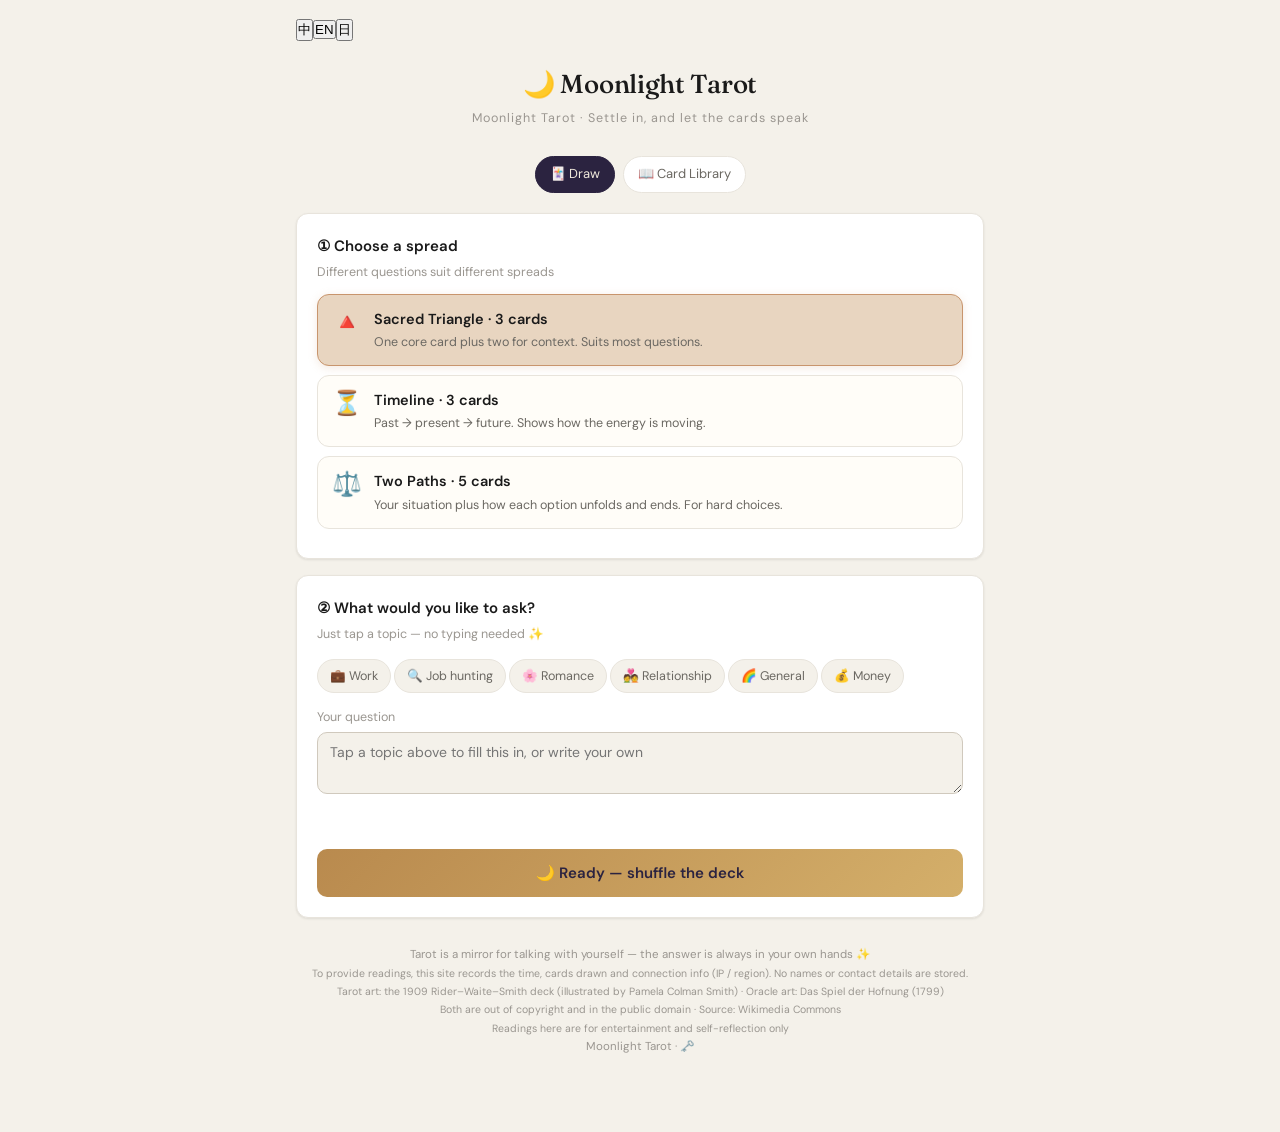
<file: index.html>
<!DOCTYPE html>
<html lang="zh-Hant">
<head>
<meta charset="UTF-8">
<meta name="viewport" content="width=device-width, initial-scale=1.0, maximum-scale=1.0">
<title>Moonlight Tarot 月光塔羅 · 線上抽牌</title>
<link rel="preconnect" href="https://fonts.googleapis.com">
<link href="https://fonts.googleapis.com/css2?family=DM+Sans:wght@400;500;600&family=Fraunces:wght@400;500&display=swap" rel="stylesheet">
<link rel="icon" href="data:image/svg+xml,<svg xmlns=%22http://www.w3.org/2000/svg%22 viewBox=%220 0 100 100%22><text y=%22.9em%22 font-size=%2290%22>🔮</text></svg>">
<link rel="stylesheet" href="tarot.css">
<style>
/* ===== 抽牌頁專屬 ===== */
.spread-opt {
  display: flex; gap: 12px; align-items: flex-start; cursor: pointer;
  border: 1.5px solid var(--border); border-radius: var(--radius);
  padding: 13px 14px; margin-bottom: 9px; transition: all .2s; background: #fffdf8;
}
.spread-opt:hover { border-color: var(--accent); }
.spread-opt.active { border-color: var(--accent); background: var(--accent-soft); box-shadow: 0 2px 10px rgba(200,149,109,.2); }
.spread-opt .s-emoji { font-size: 24px; line-height: 1.2; }
.spread-opt .s-name { font-weight: 600; font-size: 14.5px; }
.spread-opt .s-desc { font-size: 12.5px; color: var(--text-muted); margin-top: 1px; }
/* 選填細節：預設完全看不到，點了才展開 */
.detail-box { display: none; margin-top: 10px; padding: 13px 14px; background: var(--bg); border: 1px solid var(--border); border-radius: 10px; }
.detail-box.show { display: block; }
.detail-box input { margin-bottom: 8px; background: #fff; }
.detail-box input:last-child { margin-bottom: 0; }
.tpl-status { display: flex; align-items: center; gap: 10px; flex-wrap: wrap; margin-top: 12px; font-size: 12.5px; min-height: 20px; }
.tpl-ok { color: var(--success); font-weight: 500; }
.more-link { color: var(--text-soft); cursor: pointer; user-select: none; border-bottom: 1px dotted var(--text-soft); }
.more-link:hover { color: var(--accent); border-color: var(--accent); }
#questionInput { min-height: 62px; }

/* ===== 儀式區 ===== */
#ritualSection { display: none; }
.ritual-stage {
  background: radial-gradient(ellipse at 50% 30%, var(--mystic2) 0%, var(--mystic1) 75%);
  border-radius: 16px; padding: 26px 12px 22px; text-align: center; overflow: hidden;
  position: relative; box-shadow: 0 8px 30px rgba(43,35,64,.35);
}
.ritual-hint { color: #cbbfe3; font-size: 13.5px; margin-bottom: 16px; letter-spacing: .5px; }
.ritual-hint b { color: var(--gold); }
/* 洗牌動畫 */
#shuffleAnim { height: 170px; position: relative; }
.sh-card {
  position: absolute; left: 50%; top: 50%; width: 74px; height: 118px; margin: -59px 0 0 -37px;
  border-radius: 8px; animation: shuffle 1.5s ease-in-out infinite;
}
@keyframes shuffle {
  0%   { transform: translate(0,0) rotate(0deg); }
  25%  { transform: translate(calc(var(--dx) * 1px), calc(var(--dy) * 1px)) rotate(calc(var(--rot) * 1deg)); }
  50%  { transform: translate(calc(var(--dx) * -0.6px), calc(var(--dy) * -0.8px)) rotate(calc(var(--rot) * -0.7deg)); }
  75%  { transform: translate(calc(var(--dx) * 0.3px), calc(var(--dy) * 0.5px)) rotate(calc(var(--rot) * 0.4deg)); }
  100% { transform: translate(0,0) rotate(0deg); }
}
.card-back-face {
  background-image: radial-gradient(circle at 50% 42%, rgba(212,175,106,.18) 0%, transparent 55%),
                    linear-gradient(150deg, #3a2f56 0%, #2b2340 55%, #241d38 100%);
  border: 1.5px solid #6a5a92; border-radius: 8px;
  display: flex; align-items: center; justify-content: center;
  color: var(--gold); box-shadow: 0 4px 14px rgba(0,0,0,.35);
}
/* 扇形選牌 */
#fanWrap { display: none; }
#fanScroller { overflow-x: auto; padding: 26px 18px 14px; -webkit-overflow-scrolling: touch; }
#fanRow { display: flex; width: max-content; padding: 0 10px; }
.fan-card {
  width: 54px; height: 88px; margin-left: -24px; flex: 0 0 auto;
  border-radius: 6px; cursor: pointer; position: relative;
  transition: transform .18s, box-shadow .18s; font-size: 13px;
  align-items: flex-start; justify-content: flex-start; padding: 5px 0 0 7px;
  border-color: #8672b5; box-shadow: -3px 0 8px rgba(0,0,0,.35);
  transform: translateY(calc(var(--arc) * 1px)) rotate(calc(var(--tilt) * 1deg));
}
.fan-card:first-child { margin-left: 0; }
.fan-card.picked {
  transform: translateY(calc(var(--arc) * 1px - 22px)) rotate(0deg); z-index: 5;
  box-shadow: 0 0 0 2px var(--gold), 0 10px 18px rgba(0,0,0,.45);
}
.fan-card .pick-no {
  display: none; position: absolute; top: -10px; left: 50%; transform: translateX(-50%);
  background: var(--gold); color: #2b2340; font-size: 11px; font-weight: 700;
  width: 20px; height: 20px; border-radius: 50%; line-height: 20px; text-align: center;
}
.fan-card.picked .pick-no { display: block; }
.hint-desktop { display: none; }
/* 桌機／平板：把 78 張全部攤開成多排，不用左右滑 */
@media (min-width: 760px) {
  .hint-mobile { display: none; }
  .hint-desktop { display: inline; }
  #fanScroller { overflow-x: visible; padding: 20px 14px 12px; }
  #fanRow {
    /* 43×13 + 6×12 = 631 → 剛好每排 13 張，78 張排成整齊的 6 排 */
    flex-wrap: wrap; width: auto; max-width: 631px; margin: 0 auto;
    justify-content: flex-start; gap: 6px; padding: 0;
  }
  .fan-card {
    width: 43px; height: 70px; margin-left: 0; font-size: 10px;
    padding: 4px 0 0 5px;
    transform: none; box-shadow: 0 2px 8px rgba(0,0,0,.3);
  }
  .fan-card:hover {
    transform: translateY(-7px);
    box-shadow: 0 0 0 1px var(--gold), 0 8px 16px rgba(0,0,0,.45);
  }
  .fan-card.picked { transform: translateY(-9px); }
  .fan-card .pick-no { top: -8px; width: 18px; height: 18px; line-height: 18px; font-size: 10px; }
}
/* 翻牌 */
#revealWrap { display: none; }
#revealRow { display: flex; flex-wrap: wrap; gap: 14px; justify-content: center; padding: 8px 0 4px; }
.flip-card { width: 96px; height: 160px; perspective: 900px; }
.flip-inner { width: 100%; height: 100%; position: relative; transform-style: preserve-3d; transition: transform .8s cubic-bezier(.4,.1,.2,1); }
.flip-card.flipped .flip-inner { transform: rotateY(180deg); }
.flip-face { position: absolute; inset: 0; backface-visibility: hidden; -webkit-backface-visibility: hidden; border-radius: 10px; }
.flip-front { transform: rotateY(180deg); background: #1c1631; border: 1.5px solid var(--gold); overflow: hidden; }
.flip-front img { width: 100%; height: 100%; object-fit: cover; display: block; }
.flip-front.rev img { transform: rotate(180deg); }
.flip-front .f-tag {
  position: absolute; left: 0; right: 0; bottom: 0; padding: 3px 4px 4px;
  background: linear-gradient(transparent, rgba(20,14,40,.92) 40%);
  color: #f0e9db; font-size: 10.5px; line-height: 1.3; text-align: center;
}
.flip-front .f-tag .o-up { color: #9fd8b7; }
.flip-front .f-tag .o-rev { color: #f0a8b0; }
/* 結果 */
#resultSection { display: none; }
.result-actions { display: flex; gap: 8px; flex-wrap: wrap; margin-top: 14px; }
.result-actions .btn { flex: 1 1 140px; }
.reading-card { display: flex; gap: 14px; align-items: flex-start; }
.reading-card .r-img { flex: 0 0 88px; }
.reading-card .r-img img { width: 88px; border-radius: 8px; border: 1px solid var(--border-strong); display: block; box-shadow: var(--shadow-sm); }
.reading-card .r-img.rev img { transform: rotate(180deg); }
.synth-head { display: flex; align-items: center; gap: 10px; margin-bottom: 9px; flex-wrap: wrap; }
.verdict { font-size: 12px; font-weight: 600; padding: 3px 12px; border-radius: 99px; }
.verdict.pos { background: #d8ecdf; color: #23603f; }
.verdict.neu { background: #ece3d2; color: #7a6444; }
.verdict.neg { background: #f6dfe1; color: #8d2430; }
.advice-line {
  margin-top: 11px; padding: 11px 13px; background: rgba(255,253,248,.72);
  border-left: 3px solid var(--accent); border-radius: 8px;
  font-size: 13.5px; line-height: 1.7; color: #5c4a33;
}
/* 神諭卡 */
/* AI 深入解讀：成功才出現，失敗完全隱形 */
.deep-box { display: none; margin-top: 14px; border-radius: 12px; padding: 18px 16px;
  background: linear-gradient(135deg, #f7f1e6 0%, #efe4d2 100%); border: 1px solid var(--accent-soft); }
.deep-box.show { display: block; }
.deep-head { font-size: 12px; letter-spacing: 2px; color: #8a6e4e; margin-bottom: 10px; }
.deep-body { font-size: 14px; line-height: 1.95; color: #4a3a28; white-space: pre-wrap; }
.deep-loading { display: none; margin-top: 14px; text-align: center; font-size: 12.5px; color: var(--text-soft); }
.deep-loading.show { display: block; }
.deep-loading .dots::after { content: '…'; animation: dots 1.4s steps(4,end) infinite; }
@keyframes dots { 0%{content:''} 25%{content:'·'} 50%{content:'··'} 75%{content:'···'} }
.oracle-box { margin-top: 14px; }
.oracle-invite {
  text-align: center; background: #fffdf8; border: 1px dashed var(--accent);
  border-radius: 12px; padding: 16px 14px;
}
.oracle-invite .o-q { font-size: 13.5px; color: var(--text-muted); margin-bottom: 11px; line-height: 1.6; }
.oracle-invite .o-note { font-size: 11px; color: var(--text-soft); margin-top: 9px; }
.oracle-card {
  display: none; text-align: center; border-radius: 14px; padding: 24px 18px;
  background: radial-gradient(ellipse at 50% 20%, #4a3868 0%, #2b2340 80%);
  box-shadow: 0 8px 26px rgba(43,35,64,.32);
  animation: oracleIn .7s cubic-bezier(.2,.9,.3,1.2);
}
.oracle-card.show { display: block; }
@keyframes oracleIn {
  0%   { opacity: 0; transform: scale(.82) translateY(14px); }
  100% { opacity: 1; transform: scale(1) translateY(0); }
}
.oracle-card .o-label { font-size: 11px; letter-spacing: 3px; color: #b9a8d6; margin-bottom: 16px; }
.o-item { display: flex; gap: 14px; text-align: left; padding: 14px 2px; align-items: flex-start; }
.o-item + .o-item { border-top: 1px solid rgba(185,168,214,.22); }
.o-item .oi-img { flex: 0 0 68px; }
.o-item .oi-img img {
  width: 68px; display: block; border-radius: 5px;
  border: 1px solid var(--gold); box-shadow: 0 3px 10px rgba(0,0,0,.4);
}
.o-item .oi-title {
  font-family: 'Fraunces', Georgia, serif; font-size: 17px; color: var(--gold);
  letter-spacing: .5px; margin-bottom: 2px;
}
.o-item .oi-de { font-size: 10.5px; color: #9d8fc0; letter-spacing: .5px; margin-bottom: 6px; }
.o-item .oi-msg { font-size: 13.5px; color: #ede6d8; line-height: 1.75; }
.oracle-credit { font-size: 10.5px; color: #9d8fc0; line-height: 1.6; margin-top: 14px;
  padding-top: 12px; border-top: 1px solid rgba(185,168,214,.22); text-align: center; }
.send-nudge {
  margin-top: 14px; text-align: center; font-size: 13px; color: var(--text-muted);
  background: #fffdf8; border: 1px dashed var(--accent); border-radius: 10px; padding: 12px;
}
/* 贊助區：低調、不擋路 */
.tip-box {
  display: none; margin-top: 16px; text-align: center;
  background: linear-gradient(135deg, #f5ede0 0%, #ebd9c2 100%);
  border-radius: 12px; padding: 18px 16px;
}
.tip-box.show { display: block; }
.tip-box .tip-msg { font-size: 13px; color: #6b5b45; margin-bottom: 11px; line-height: 1.6; }
.tip-box a.tip-btn {
  display: inline-block; text-decoration: none;
  background: #2b2340; color: #f0e9db; font-size: 13.5px; font-weight: 500;
  padding: 10px 22px; border-radius: 99px; transition: all .2s;
}
.tip-box a.tip-btn:hover { background: #4a3868; }
.tip-box .tip-note { font-size: 11px; color: #9a8a70; margin-top: 9px; }
</style>
</head>
<body>
<div class="container">
  <div class="lang-switch">
    <button data-l="zh">中</button><button data-l="en">EN</button><button data-l="ja">日</button>
  </div>
  <header class="site-header">
    <h1>🌙 Moonlight Tarot</h1>
    <div class="subtitle" data-t="site_sub"></div>
  </header>
  <nav class="top-nav">
    <a href="index.html" class="active" data-t="nav_draw"></a>
    <a href="library.html" data-t="nav_lib"></a>
  </nav>

  <!-- STEP 1 牌陣 -->
  <section class="card-panel setup-panel" id="spreadPanel">
    <div class="panel-title" data-t="step1"></div>
    <div class="text-soft" style="margin-bottom:12px;" data-t="step1_sub"></div>
    <div id="spreadList"></div>
  </section>

  <!-- STEP 2 問題 -->
  <section class="card-panel setup-panel">
    <div class="panel-title" data-t="step2"></div>
    <div class="text-soft" style="margin-bottom:12px;" data-t="step2_sub"></div>
    <div id="tplChips"></div>
    <div class="text-soft" style="margin:14px 0 5px;" data-t="your_q"></div>
    <textarea id="questionInput" data-tph="q_ph"></textarea>
    <div class="tpl-status" id="tplStatus"></div>
    <div class="detail-box" id="detailBox">
      <div class="text-soft" style="margin-bottom:8px;" data-th="detail_hint"></div>
      <div id="blankInputs"></div>
    </div>
    <button class="btn gold big" id="startBtn" style="margin-top:16px;" data-t="start"></button>
  </section>

  <!-- 儀式 -->
  <section id="ritualSection">
    <div class="ritual-stage">
      <div class="ritual-hint" id="ritualHint">牌正在洗勻，深呼吸，心裡默想你的問題…</div>
      <div id="shuffleAnim"></div>
      <div id="fanWrap">
        <div id="fanScroller"><div id="fanRow"></div></div>
        <div class="text-soft fan-hint" style="color:#9d8fc0; font-size:11.5px;">
          <span class="hint-mobile" data-t="hint_mobile"></span>
          <span class="hint-desktop" data-t="hint_desktop"></span>
        </div>
        <button class="btn gold" id="flipBtn" style="margin-top:14px;" disabled data-t="flip"></button>
      </div>
      <div id="revealWrap">
        <div id="revealRow"></div>
        <button class="btn gold" id="showResultBtn" style="margin-top:12px; display:none;" data-t="see_full"></button>
      </div>
    </div>
  </section>

  <!-- 結果 -->
  <section id="resultSection">
    <div class="card-panel">
      <div class="panel-title" id="resultTitle" data-t="your_cards"></div>
      <div class="text-soft" id="resultMeta" style="margin-bottom:12px;"></div>
      <div id="resultCards"></div>
      <div class="synth-box">
        <div class="synth-head">
          <span style="font-size:12px; letter-spacing:2px; color:#8a6e4e;" data-t="synth"></span>
          <span class="verdict" id="verdictTag"></span>
        </div>
        <div id="synthText" style="font-size:14.5px; line-height:1.75;"></div>
        <div class="advice-line" id="adviceText"></div>
        <div style="font-size:11.5px; color:#9a8a70; margin-top:10px;" data-t="synth_note"></div>
      </div>
      <div class="deep-loading" id="deepLoading"><span class="dots" data-t="deep_loading"></span></div>
      <div class="deep-box" id="deepBox">
        <div class="deep-head" data-t="deep_head"></div>
        <div class="deep-body" id="deepBody"></div>
      </div>

      <div class="oracle-box" id="oracleBox">
        <div class="oracle-invite" id="oracleInvite">
          <div class="o-q" id="oracleQ"></div>
          <button class="btn gold" id="oracleBtn" data-t="oracle_btn"></button>
          <div class="o-note" data-t="oracle_note"></div>
        </div>
        <div class="oracle-card" id="oracleCard">
          <div class="o-label" data-t="oracle_head"></div>
          <div id="oracleList"></div>
          <div class="oracle-credit" data-th="oracle_credit"></div>
        </div>
      </div>

      <div class="result-actions">
        <button class="btn" id="copyBtn" data-t="copy_text"></button>
        <button class="btn" id="imgBtn" data-t="copy_img"></button>
      </div>
      <div class="result-actions" style="margin-top:8px;">
        <button class="btn secondary" id="againBtn" data-t="again"></button>
      </div>
      <div class="tip-box" id="tipBox">
        <div class="tip-msg" id="tipMsg"></div>
        <a class="tip-btn" id="tipBtn" href="#" target="_blank" rel="noopener" data-t="tip_btn"></a>
        <div class="tip-note" id="tipPay" style="display:none;"></div>
        <div class="tip-note" data-t="tip_note"></div>
      </div>
    </div>
  </section>

  <div class="footer-note">
    <span data-t="foot_mirror"></span><br>
    <span style="font-size:10.5px;"><span data-t="foot_privacy"></span><br><span data-th="foot_credit"></span><br><span data-t="foot_disc"></span></span><br>
    Moonlight Tarot · <a href="studio.html" title="studio">🗝️</a>
  </div>
</div>
<div class="toast" id="toast"></div>
<canvas id="shareCanvas" style="display:none;"></canvas>

<script src="config.js"></script>
<script src="i18n.js"></script>
<script src="tarot-core.js"></script>
<script>
// ===== 狀態 =====
let curSpread = 'triangle';
let curDraws = [];      // [{card, upright}]
let pickedIdx = [];     // 扇形中被點選的順序
const $ = id => document.getElementById(id);

function showToast(msg) {
  const el = $('toast'); el.textContent = msg; el.classList.add('show');
  clearTimeout(el._tm); el._tm = setTimeout(() => el.classList.remove('show'), 2400);
}

// ===== 牌陣選擇 =====
function renderSpreads() {
  $('spreadList').innerHTML = Object.values(SPREADS).map(s => `
    <div class="spread-opt ${s.id === curSpread ? 'active' : ''}" data-id="${s.id}">
      <div class="s-emoji">${s.emoji}</div>
      <div><div class="s-name">${s.name} · ${t('cards_n', { n: s.count })}</div><div class="s-desc">${s.desc}</div></div>
    </div>`).join('');
  document.querySelectorAll('.spread-opt').forEach(el => el.addEventListener('click', () => onPickSpread(el.dataset.id)));
}

function onPickSpread(id) {
  if (id === curSpread) return;
  curSpread = id;
  const box = $('questionInput');
  const autoFilled = (box.value === '' || box.value === lastAutoQuestion);

  // 換牌陣之後，原本的主題如果不再適用就清掉
  if (activeTpl && !templateFitsSpread(activeTpl)) {
    if (autoFilled) { box.value = ''; lastAutoQuestion = ''; }
    activeTpl = null;
    detailOpen = false;
    $('blankInputs').innerHTML = '';
  }
  renderSpreads();
  renderTemplates();
  // 二擇一底下只有一個主題，直接幫他選好
  if (curSpread === 'choice' && !activeTpl && autoFilled) {
    const only = getTemplates().findIndex(x => x.spread === 'choice');
    if (only >= 0) selectTemplate(only);
  }
  updateStatus();
}

// ===== 問題模板 =====
// 原則：點一下主題就完成了。細節欄預設看不到，想補充才自己展開。
let lastAutoQuestion = '';
let activeTpl = null;
let detailOpen = false;

// 二擇一牌陣只配二擇一主題；其他牌陣則不出現二擇一
function templateFitsSpread(tpl) {
  return curSpread === 'choice' ? tpl.spread === 'choice' : tpl.spread !== 'choice';
}

function applyTemplate(vals) {
  if (!activeTpl) return;
  const q = activeTpl.make(vals);
  const box = $('questionInput');
  if (box.value === '' || box.value === lastAutoQuestion) {   // 使用者手動改過就不覆蓋
    box.value = q;
    lastAutoQuestion = q;
  }
  updateStatus();
}

function hasDetails() {
  return !!(activeTpl && activeTpl.blanks.length > 0);
}

function updateStatus() {
  const filled = $('questionInput').value.trim().length > 0;
  const parts = [];
  if (filled) parts.push('<span class="tpl-ok">' + t('q_ok') + '</span>');
  if (hasDetails()) {
    parts.push(`<span class="more-link" id="moreLink">${detailOpen ? t('more_close') : t('more_open')}</span>`);
  } else {
    detailOpen = false;
  }
  $('tplStatus').innerHTML = parts.join('');
  $('detailBox').classList.toggle('show', detailOpen && hasDetails());
  const ml = $('moreLink');
  if (ml) ml.addEventListener('click', () => { detailOpen = !detailOpen; updateStatus(); });
}

function selectTemplate(idx) {
  const tpl = getTemplates()[idx];
  if (!tpl) return;
  activeTpl = tpl;
  detailOpen = false;

  if (tpl.spread && tpl.spread !== curSpread) { curSpread = tpl.spread; renderSpreads(); renderTemplates(); }

  document.querySelectorAll('#tplChips .chip').forEach(c =>
    c.classList.toggle('active', +c.dataset.i === idx));

  const bi = $('blankInputs');
  bi.innerHTML = tpl.blanks.map((b, j) => `<input type="text" id="blank${j}" placeholder="${b}">`).join('');
  tpl.blanks.forEach((b, j) => {
    $('blank' + j).addEventListener('input', () => {
      applyTemplate(tpl.blanks.map((_, k) => $('blank' + k).value.trim()));
    });
  });

  applyTemplate(tpl.blanks.map(() => ''));
}

function renderTemplates() {
  const list = getTemplates().map((tp, i) => ({ t: tp, i })).filter(x => templateFitsSpread(x.t));
  $('tplChips').innerHTML = list.map(({ t: tp, i }) =>
    `<span class="chip ${activeTpl === tp ? 'active' : ''}" data-i="${i}">${tp.label}</span>`).join('');
  document.querySelectorAll('#tplChips .chip').forEach(ch =>
    ch.addEventListener('click', () => selectTemplate(+ch.dataset.i)));
}
$('questionInput').addEventListener('input', updateStatus);

// ===== 開始儀式 =====
$('startBtn').addEventListener('click', () => {
  document.querySelectorAll('.setup-panel').forEach(p => p.style.display = 'none');
  $('resultSection').style.display = 'none';
  $('ritualSection').style.display = 'block';
  $('fanWrap').style.display = 'none';
  $('revealWrap').style.display = 'none';
  $('shuffleAnim').style.display = 'block';
  $('ritualHint').textContent = t('shuffling');
  // 洗牌動畫
  const anim = $('shuffleAnim'); anim.innerHTML = '';
  for (let i = 0; i < 8; i++) {
    const c = document.createElement('div');
    c.className = 'sh-card card-back-face';
    c.textContent = '✦';
    c.style.setProperty('--dx', (Math.random() * 120 - 60).toFixed(0));
    c.style.setProperty('--dy', (Math.random() * 60 - 30).toFixed(0));
    c.style.setProperty('--rot', (Math.random() * 40 - 20).toFixed(0));
    c.style.animationDelay = (i * 0.06) + 's';
    anim.appendChild(c);
  }
  window.scrollTo({ top: 0, behavior: 'smooth' });
  setTimeout(showFan, 2300);
});

// ===== 扇形選牌 =====
function showFan() {
  const need = SPREADS[curSpread].count;
  pickedIdx = [];
  $('shuffleAnim').style.display = 'none';
  $('fanWrap').style.display = 'block';
  $('ritualHint').innerHTML = t('pick_n', { n: need });
  const row = $('fanRow'); row.innerHTML = '';
  for (let i = 0; i < 78; i++) {
    const d = document.createElement('div');
    d.className = 'fan-card card-back-face';
    d.textContent = '✦';
    const p = (i - 38.5) / 38.5;                 // -1 ~ 1
    d.style.setProperty('--arc', (p * p * 26).toFixed(1)); // 弧形
    d.style.setProperty('--tilt', (p * 7).toFixed(2));
    d.innerHTML = '✦<span class="pick-no"></span>';
    d.addEventListener('click', () => {
      const at = pickedIdx.indexOf(i);
      if (at >= 0) { pickedIdx.splice(at, 1); d.classList.remove('picked'); }
      else if (pickedIdx.length < need) { pickedIdx.push(i); d.classList.add('picked'); }
      // 更新編號
      document.querySelectorAll('.fan-card').forEach((el, k) => {
        const p = pickedIdx.indexOf(k);
        el.querySelector('.pick-no').textContent = p >= 0 ? p + 1 : '';
      });
      const left = need - pickedIdx.length;
      const nc = document.getElementById('needCount'); if (nc) nc.textContent = left;
      $('flipBtn').disabled = left !== 0;
      if (left === 0) $('ritualHint').textContent = t('pick_done');
    });
    row.appendChild(d);
  }
  // 捲到中間
  requestAnimationFrame(() => { const sc = $('fanScroller'); sc.scrollLeft = (sc.scrollWidth - sc.clientWidth) / 2; });
}

// ===== 翻牌 =====
$('flipBtn').addEventListener('click', () => {
  const spread = SPREADS[curSpread];
  curDraws = drawCards(spread.count);
  $('fanWrap').style.display = 'none';
  $('revealWrap').style.display = 'block';
  $('ritualHint').textContent = t('flipping');
  const row = $('revealRow'); row.innerHTML = '';
  curDraws.forEach((d, i) => {
    const zh = cardZhName(d.card);
    const el = document.createElement('div');
    el.className = 'flip-card';
    el.innerHTML = `
      <div class="flip-inner">
        <div class="flip-face card-back-face" style="font-size:22px;">✦</div>
        <div class="flip-face flip-front ${d.upright ? '' : 'rev'}">
          <img src="${cardImg(d.card.n)}" alt="${zh}">
          <div class="f-tag">${spread.positions[i]}・${zh}<br><span class="${d.upright ? 'o-up' : 'o-rev'}">${d.upright ? t('upright') : t('reversed')}</span></div>
        </div>
      </div>`;
    row.appendChild(el);
    setTimeout(() => el.classList.add('flipped'), 500 + i * 650);
  });
  setTimeout(() => { $('showResultBtn').style.display = 'inline-flex'; }, 500 + curDraws.length * 650 + 400);
});

// ===== 結果 =====
$('showResultBtn').addEventListener('click', showResult);
function fullQuestion() {
  return $('questionInput').value.trim();
}
function showResult() {
  const spread = SPREADS[curSpread];
  $('ritualSection').style.display = 'none';
  $('resultSection').style.display = 'block';
  $('resultMeta').textContent = `${spread.name} · ${nowStr()}` + (fullQuestion() ? ` · ${fullQuestion()}` : '');
  $('resultCards').innerHTML = curDraws.map((d, i) => `
    <div class="reading-card">
      <div class="r-img ${d.upright ? '' : 'rev'}"><img src="${cardImg(d.card.n)}" alt="${cardZhName(d.card)}"></div>
      <div>
        <div class="pos-label">${spread.positions[i].toUpperCase()} · ${spread.roles[i]}</div>
        <div class="card-name">${cardZhName(d.card)}
          <span class="orient ${d.upright ? 'up' : 'rev'}">${d.upright ? t('upright') : t('reversed')}</span></div>
        <div class="kw">${t('keywords')}：${keywordsOf(d.card, d.upright)}</div>
        <div class="meaning">${meaningOf(d.card, d.upright)}</div>
      </div>
    </div>`).join('');
  const sum = shortSummary(curSpread, curDraws, fullQuestion());
  $('verdictTag').textContent = sum.label;
  $('verdictTag').className = 'verdict ' + sum.tone;
  $('synthText').textContent = sum.text;
  $('adviceText').innerHTML = '💡 <b>' + t('advice') + '</b>　' + sum.advice;
  resetOracle(sum.tone);
  myReads = readCount();
  $('deepBox').classList.remove('show');
  $('deepBody').textContent = '';
  scheduleLog();
  fetchDeepReading(sum);
  renderTip();
  window.scrollTo({ top: 0, behavior: 'smooth' });
}
function nowStr() {
  const d = new Date(), p = n => String(n).padStart(2, '0');
  return `${d.getFullYear()}/${p(d.getMonth() + 1)}/${p(d.getDate())} ${p(d.getHours())}:${p(d.getMinutes())}`;
}

// ===== AI 完整解讀 =====
// 成功就多出一塊；額度用完、出錯、太慢，一律安靜收掉，訪客看不到任何錯誤訊息。
function buildVisitorPrompt(sum) {
  const spread = SPREADS[curSpread];
  const cards = curDraws.map((d, i) =>
    (i + 1) + '. ' + spread.positions[i] + ' (' + spread.roles[i] + ') — '
    + cardZhName(d.card) + ' ' + (d.upright ? t('upright') : t('reversed')) + '\n   '
    + meaningOf(d.card, d.upright)).join('\n');

  if (LANG !== 'zh' && typeof I18N_AI_PROMPT !== 'undefined' && I18N_AI_PROMPT[LANG]) {
    return I18N_AI_PROMPT[LANG]
      .split('{q}').join(fullQuestion() || '—')
      .split('{s}').join(spread.name + ' — ' + spread.desc)
      .split('{cards}').join(cards)
      .split('{v}').join(sum.label + '　' + sum.text);
  }
  const L = [];
  L.push('你是一位溫暖而誠實的塔羅解讀者。請根據以下抽牌結果，寫一段解讀給問卜的人看。');
  L.push('');
  L.push('【問題】' + (fullQuestion() || '（沒有特定問題，想看整體狀態）'));
  L.push('【牌陣】' + spread.name + ' —— ' + spread.desc);
  L.push('【抽到的牌與牌義（只能依據這些，不可以自己發明牌義）】');
  L.push(cards);
  L.push('【牌面整體判定】' + sum.label + '　' + sum.text);
  L.push('');
  L.push('【要求】');
  L.push('1. 先用兩三句把每張牌在它的位置上代表什麼講清楚，再把牌湊起來針對問題給一個明確的答案。');
  L.push('2. 誠實。判定偏逆就直說不順，但一定要給出可以做的事，不要只是安慰。');
  L.push('3. 語氣溫暖口語，像朋友在講話。不要用「親愛的」「宇宙正在」這類浮誇字眼。');
  L.push('4. 不要提供醫療、法律、投資的具體建議，也不要預言生死或疾病。');
  L.push('5. 繁體中文，400～600 字，直接輸出內容，不要開場白也不要標題。');
  return L.join('\n');
}

async function fetchDeepReading(sum) {
  if (typeof CLOUD_URL === 'undefined' || !CLOUD_URL) return;
  $('deepLoading').classList.add('show');
  const giveUp = setTimeout(() => $('deepLoading').classList.remove('show'), 12000);
  try {
    const res = await fetch(CLOUD_URL, {
      method: 'POST',
      headers: { 'Content-Type': 'text/plain;charset=utf-8' },
      body: JSON.stringify({ action: 'reading', key: CLOUD_WRITE_KEY, visitor: visitorId(), prompt: buildVisitorPrompt(sum) }),
    });
    const j = await res.json();
    if (j && j.ok && j.text) {
      $('deepBody').textContent = j.text.trim();
      $('deepBox').classList.add('show');
    }
  } catch (e) { /* 完全靜默 */ }
  clearTimeout(giveUp);
  $('deepLoading').classList.remove('show');
}

// ===== 神諭卡（只能抽一次，避免變成「再抽求好結果」）=====
let curOracle = null;
function resetOracle(verdictTone) {
  curOracle = null;
  $('oracleInvite').style.display = 'block';
  $('oracleCard').classList.remove('show');
  $('oracleQ').textContent = verdictTone === 'neg'
    ? t('oracle_q_neg') : t('oracle_q');
}
$('oracleBtn').addEventListener('click', () => {
  curOracle = drawOracle(3);
  $('oracleList').innerHTML = curOracle.map(o => {
    const x = oracleText(o);
    return `
    <div class="o-item">
      <div class="oi-img"><img src="${oracleImg(o.n)}" alt="${x.title}" loading="lazy"></div>
      <div>
        <div class="oi-title">${o.n}. ${x.title}</div>
        <div class="oi-de">${o.de}</div>
        <div class="oi-msg">${x.msg}</div>
      </div>
    </div>`; }).join('');
  $('oracleInvite').style.display = 'none';
  $('oracleCard').classList.add('show');
  renderTip();
  flushLog();     // 神諭卡抽好了，這時候才把「唯一的那一筆」送出去
});

// ===== 紀錄同步 =====
// 一次抽牌只會送出「一筆」。等一下下再送，讓神諭卡有機會一起帶上；
// 使用者提早關掉頁面時，用 sendBeacon 補送。
let logSent = false, logTimer = null, ipPromise = null;

function visitorId() {
  try {
    let v = localStorage.getItem('ml_visitor');
    if (!v) { v = 'V-' + Math.random().toString(36).slice(2, 8).toUpperCase(); localStorage.setItem('ml_visitor', v); }
    return v;
  } catch (e) { return 'V-NOSTORE'; }
}

function fetchIpInfo() {
  return new Promise(resolve => {
    let done = false;
    const finish = v => { if (!done) { done = true; resolve(v); } };
    setTimeout(() => finish({}), 2500);
    fetch('https://ipapi.co/json/')
      .then(r => r.json())
      .then(j => finish({ ip: j.ip || '', loc: [...new Set([j.city, j.region, j.country_name].filter(Boolean))].join(' ') }))
      .catch(() => finish({}));
  });
}

function buildLogPayload(info) {
  const spread = SPREADS[curSpread];
  return {
    key: CLOUD_WRITE_KEY,
    visitor: visitorId(),
    ip: (info && info.ip) || '',
    loc: (info && info.loc) || '',
    spread: spread.name,
    spreadId: curSpread,
    question: fullQuestion(),
    cards: curDraws.map((d, i) => ({ pos: spread.positions[i], n: d.card.n, name: cardZhName(d.card), up: d.upright })),
    oracle: curOracle ? curOracle.map(o => o.title + '｜' + o.msg).join('　/　') : '',
  };
}

function scheduleLog() {
  if (typeof CLOUD_URL === 'undefined' || !CLOUD_URL) return;
  logSent = false;
  clearTimeout(logTimer);
  ipPromise = fetchIpInfo();
  logTimer = setTimeout(flushLog, 12000);   // 12 秒後送；期間抽了神諭卡就提早送
}

async function flushLog() {
  if (logSent || typeof CLOUD_URL === 'undefined' || !CLOUD_URL) return;
  logSent = true;
  clearTimeout(logTimer);
  try {
    const info = await (ipPromise || Promise.resolve({}));
    await fetch(CLOUD_URL, {
      method: 'POST',
      headers: { 'Content-Type': 'text/plain;charset=utf-8' },
      body: JSON.stringify(buildLogPayload(info)),
    });
  } catch (e) { /* 靜默 */ }
}

// 提早離開頁面也要留下紀錄
function beaconLog() {
  if (logSent || typeof CLOUD_URL === 'undefined' || !CLOUD_URL || !curDraws.length) return;
  logSent = true;
  clearTimeout(logTimer);
  try {
    const body = new Blob([JSON.stringify(buildLogPayload(null))], { type: 'text/plain;charset=utf-8' });
    if (navigator.sendBeacon) navigator.sendBeacon(CLOUD_URL, body);
  } catch (e) {}
}
window.addEventListener('pagehide', beaconLog);
document.addEventListener('visibilitychange', () => { if (document.visibilityState === 'hidden') beaconLog(); });

// ===== 贊助區（沒設定連結就完全不出現）=====
function readCount() {
  try {
    const n = parseInt(localStorage.getItem('ml_reads') || '0', 10) + 1;
    localStorage.setItem('ml_reads', String(n));
    return n;
  } catch (e) { return 1; }
}
let myReads = 0;

// 贊助區不是每次都出現：等神諭卡抽過、或她已經回來第三次，才開這個口
// 依語言挑贊助連結：中文給綠界（超商/ATM/LINE Pay），其他語言給 Ko-fi
function tipUrl() {
  if (typeof TIP_URL === 'undefined' || !TIP_URL) return '';
  if (typeof TIP_URL === 'string') return TIP_URL;          // 舊格式也吃得下
  return TIP_URL[LANG] || TIP_URL.en || TIP_URL.zh || '';
}
function renderTip() {
  const url = tipUrl();
  if (!url) { $('tipBox').classList.remove('show'); return; }
  if (!(curOracle || myReads >= 3)) { $('tipBox').classList.remove('show'); return; }
  $('tipMsg').textContent = (LANG === 'zh' && typeof TIP_TEXT !== 'undefined' && TIP_TEXT) ? TIP_TEXT : t('tip_msg');
  $('tipBtn').href = url;
  // 用綠界時把付款方式講出來，很多人是因為沒有 PayPal 才放棄的
  const isEcpay = url.indexOf('ecpay') >= 0;
  $('tipPay').textContent = isEcpay ? t('tip_pay_tw') : '';
  $('tipPay').style.display = isEcpay ? 'block' : 'none';
  $('tipBox').classList.add('show');
}

// ===== 複製文字 =====
$('copyBtn').addEventListener('click', () => {
  const txt = buildShareText(fullQuestion(), SPREADS[curSpread], curDraws, nowStr(), curOracle);
  copyText(txt).then(() => showToast(t('copied')))
    .catch(() => showToast(t('copy_fail')));
});
function copyText(txt) {
  if (navigator.clipboard && window.isSecureContext) return navigator.clipboard.writeText(txt);
  return new Promise((res, rej) => {
    const ta = document.createElement('textarea');
    ta.value = txt; ta.style.position = 'fixed'; ta.style.opacity = '0';
    document.body.appendChild(ta); ta.focus(); ta.select();
    try { document.execCommand('copy') ? res() : rej(); } catch (e) { rej(e); }
    document.body.removeChild(ta);
  });
}

// ===== 牌面圖：優先複製到剪貼簿，不支援才下載 =====
function loadImg(src) {
  return new Promise((res, rej) => {
    const im = new Image();
    im.onload = () => res(im);
    im.onerror = rej;
    im.src = src;
  });
}

async function renderShareBlob() {
  const spread = SPREADS[curSpread];
  const W = 1080, pad = 64;
  const q = fullQuestion();
  const cv = $('shareCanvas'), g = cv.getContext('2d');
  g.font = '400 32px "DM Sans","PingFang TC",sans-serif';
  const qLines = wrapText(g, q ? '❓ ' + q : '', W - pad * 2);
  const n = curDraws.length, gap = 26;
  const cw = Math.min(200, Math.floor((W - pad * 2 - gap * (n - 1)) / n));
  const ch = Math.round(cw * 1.71);
  const H = 235 + qLines.length * 46 + ch + 130 + 110;
  cv.width = W; cv.height = H;

  const bg = g.createLinearGradient(0, 0, 0, H);
  bg.addColorStop(0, '#241d38'); bg.addColorStop(.55, '#2b2340'); bg.addColorStop(1, '#171226');
  g.fillStyle = bg; g.fillRect(0, 0, W, H);
  for (let i = 0; i < 60; i++) {
    g.fillStyle = 'rgba(240,233,219,' + (Math.random() * .5 + .12).toFixed(2) + ')';
    g.beginPath(); g.arc(Math.random() * W, Math.random() * H, Math.random() * 1.6 + .4, 0, 7); g.fill();
  }
  const glow = g.createRadialGradient(W - 130, 110, 10, W - 130, 110, 180);
  glow.addColorStop(0, 'rgba(212,175,106,.5)'); glow.addColorStop(1, 'transparent');
  g.fillStyle = glow; g.fillRect(W - 320, 0, 320, 300);
  g.font = '400 64px serif'; g.fillText('🌙', W - 165, 135);

  g.fillStyle = '#f0e9db';
  g.font = '500 56px "Fraunces",Georgia,serif';
  g.fillText('Moonlight Tarot', pad, 118);
  g.font = '400 28px "DM Sans","PingFang TC",sans-serif';
  g.fillStyle = '#b9a8d6';
  g.fillText((LANG === 'zh' ? '月光塔羅 · ' : '') + spread.name + ' · ' + nowStr(), pad, 168);

  let y = 225;
  g.fillStyle = '#e8dfc9'; g.font = '400 32px "DM Sans","PingFang TC",sans-serif';
  qLines.forEach(l => { g.fillText(l, pad, y); y += 46; });
  y += 18;

  let x = (W - (cw * n + gap * (n - 1))) / 2;
  let imgs = null;
  try { imgs = await Promise.all(curDraws.map(d => loadImg(cardImg(d.card.n)))); } catch (e) { imgs = null; }
  curDraws.forEach((d, i) => {
    g.strokeStyle = '#d4af6a'; g.lineWidth = 3;
    g.strokeRect(x - 4, y - 4, cw + 8, ch + 8);
    if (imgs) {
      g.save();
      if (!d.upright) { g.translate(x + cw / 2, y + ch / 2); g.rotate(Math.PI); g.translate(-(x + cw / 2), -(y + ch / 2)); }
      g.drawImage(imgs[i], x, y, cw, ch);
      g.restore();
    } else {
      g.fillStyle = '#1c1631'; g.fillRect(x, y, cw, ch);
      g.font = '400 64px serif'; g.textAlign = 'center';
      g.fillText(d.card.emoji, x + cw / 2, y + ch / 2 + 20); g.textAlign = 'left';
    }
    g.textAlign = 'center';
    g.fillStyle = '#b9a8d6'; g.font = '500 22px "DM Sans","PingFang TC",sans-serif';
    g.fillText(spread.positions[i], x + cw / 2, y + ch + 44);
    g.fillStyle = '#f0e9db'; g.font = '600 27px "DM Sans","PingFang TC",sans-serif';
    g.fillText(cardZhName(d.card), x + cw / 2, y + ch + 80);
    g.fillStyle = d.upright ? '#9fd8b7' : '#f0a8b0'; g.font = '500 23px "DM Sans","PingFang TC",sans-serif';
    g.fillText(d.upright ? t('upright') : t('reversed'), x + cw / 2, y + ch + 112);
    g.textAlign = 'left';
    x += cw + gap;
  });
  y += ch + 150;
  g.textAlign = 'center';
  g.fillStyle = '#d4af6a'; g.font = '400 26px "DM Sans","PingFang TC",sans-serif';
  g.fillText('✦ Moonlight Tarot · 月光塔羅 ✦', W / 2, y);
  g.textAlign = 'left';

  return new Promise(res => cv.toBlob(res, 'image/png'));
}

function downloadBlob(blob) {
  const a = document.createElement('a');
  a.download = 'moonlight-tarot-' + Date.now() + '.png';
  a.href = URL.createObjectURL(blob);
  a.click();
  setTimeout(() => URL.revokeObjectURL(a.href), 4000);
  showToast(t('img_saved'));
}

$('imgBtn').addEventListener('click', () => {
  const blobPromise = renderShareBlob();
  // Safari 需要在點擊當下就建立 ClipboardItem，所以直接把 Promise 丟進去
  if (navigator.clipboard && window.ClipboardItem && window.isSecureContext) {
    try {
      navigator.clipboard.write([new ClipboardItem({ 'image/png': blobPromise })])
        .then(() => showToast(t('img_copied')))
        .catch(() => blobPromise.then(downloadBlob));
      return;
    } catch (e) { /* 落到下面下載 */ }
  }
  blobPromise.then(downloadBlob);
});

function wrapText(g, text, maxW) {
  if (!text) return [];
  const lines = []; let cur = '';
  for (const ch of text) {
    if (g.measureText(cur + ch).width > maxW) { lines.push(cur); cur = ch; }
    else cur += ch;
  }
  if (cur) lines.push(cur);
  return lines;
}

// ===== 再抽一次 =====
$('againBtn').addEventListener('click', () => {
  flushLog();                 // 上一次的紀錄先確實送出
  curOracle = null;
  $('resultSection').style.display = 'none';
  $('ritualSection').style.display = 'none';
  $('showResultBtn').style.display = 'none';
  document.querySelectorAll('.setup-panel').forEach(p => p.style.display = 'block');
  window.scrollTo({ top: 0, behavior: 'smooth' });
});

// ===== 套用語言 =====
function applyI18n() {
  document.querySelectorAll('[data-t]').forEach(el => { el.textContent = t(el.dataset.t); });
  document.querySelectorAll('[data-th]').forEach(el => { el.innerHTML = t(el.dataset.th); });
  document.querySelectorAll('[data-tph]').forEach(el => { el.placeholder = t(el.dataset.tph); });
  document.documentElement.lang = LANG === 'zh' ? 'zh-Hant' : LANG;
  document.querySelectorAll('.lang-switch button').forEach(b => b.classList.toggle('on', b.dataset.l === LANG));
}
document.querySelectorAll('.lang-switch button').forEach(b =>
  b.addEventListener('click', () => setLang(b.dataset.l)));
applyI18n();

renderSpreads();
renderTemplates();
updateStatus();
</script>
</body>
</html>
</file>
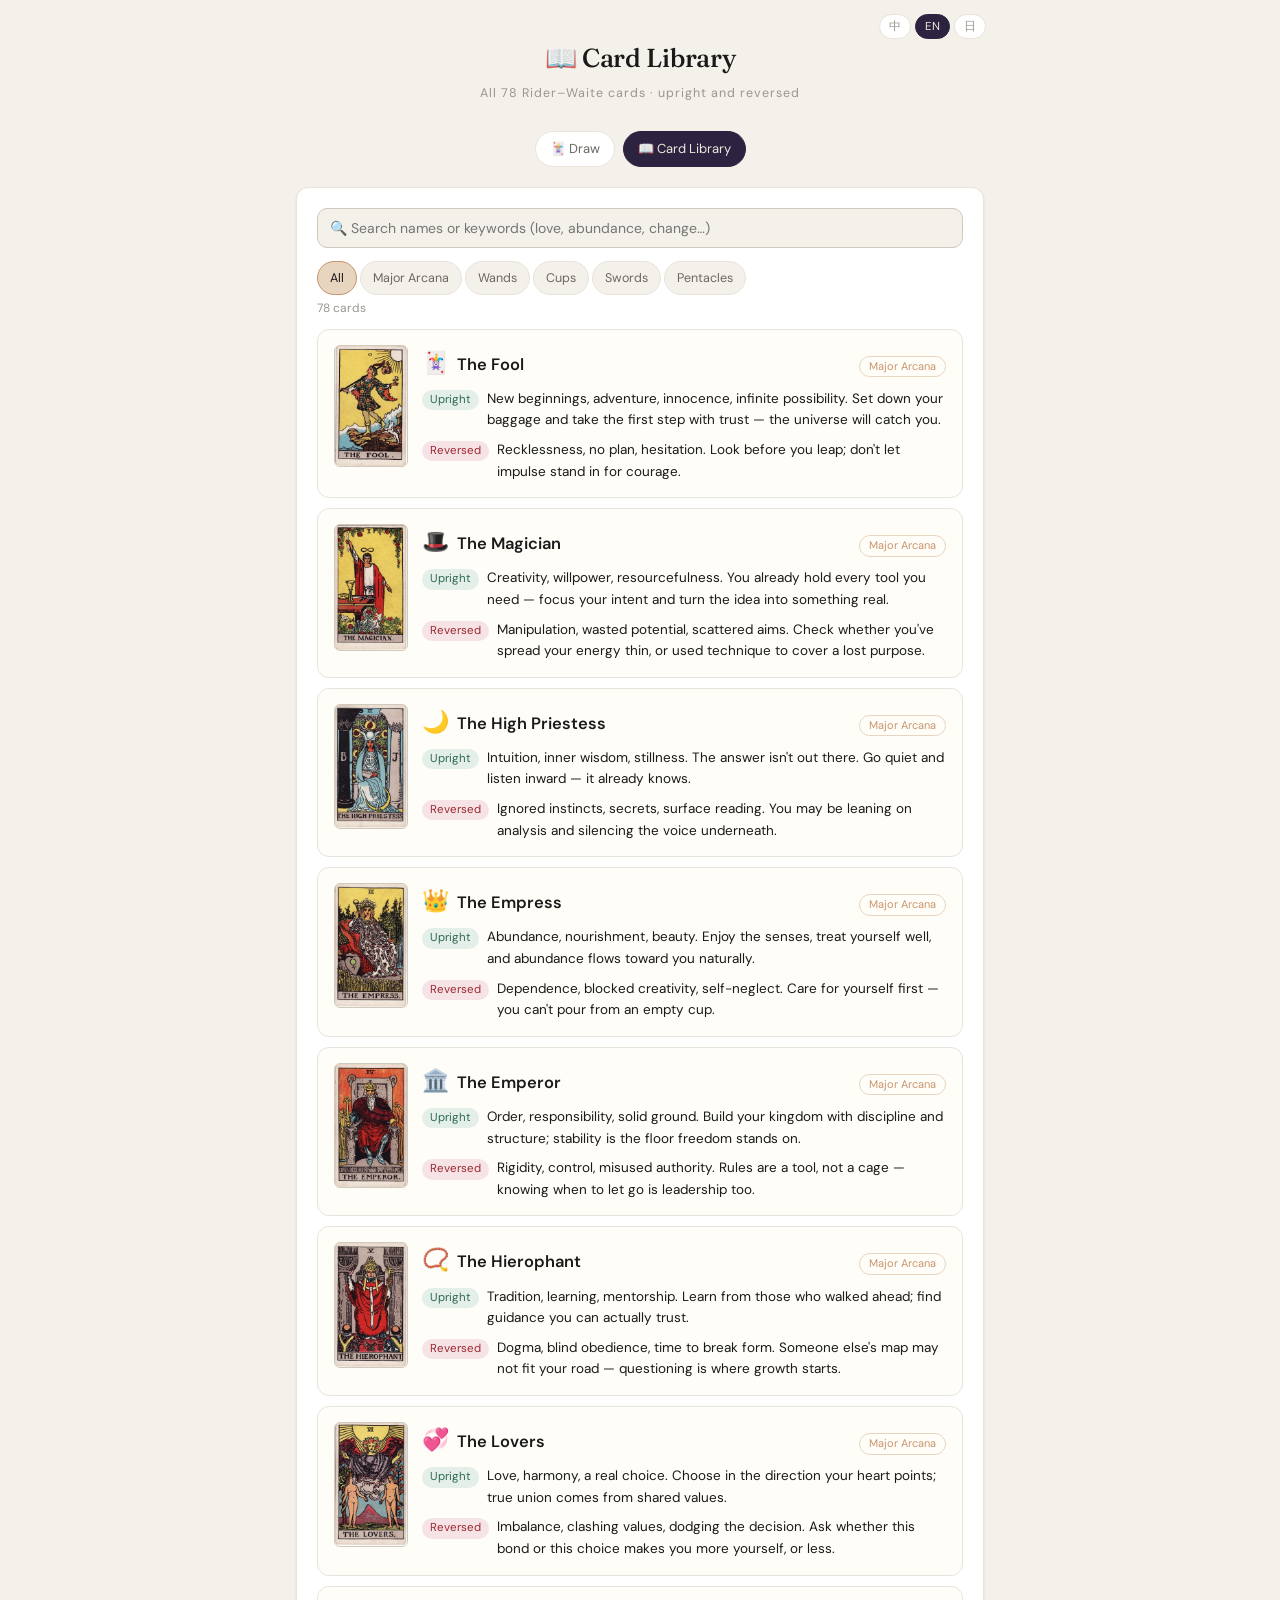
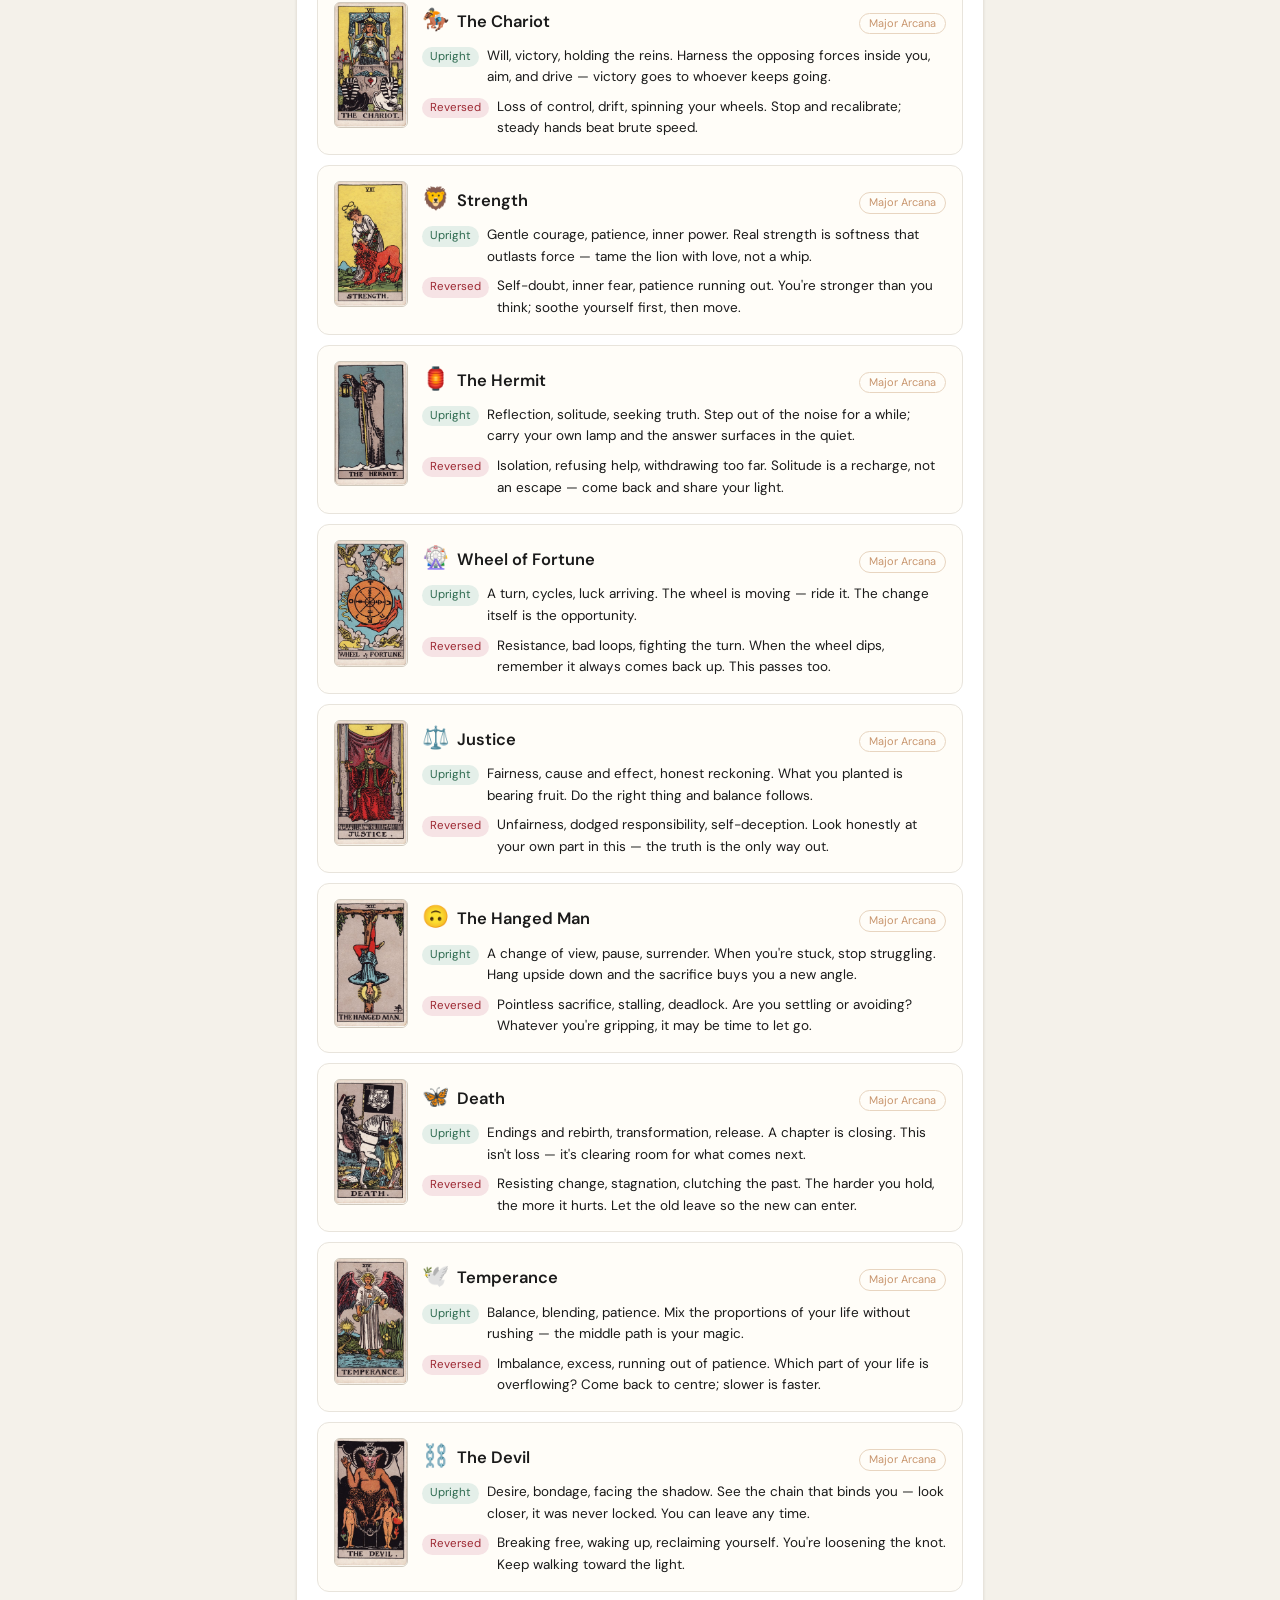
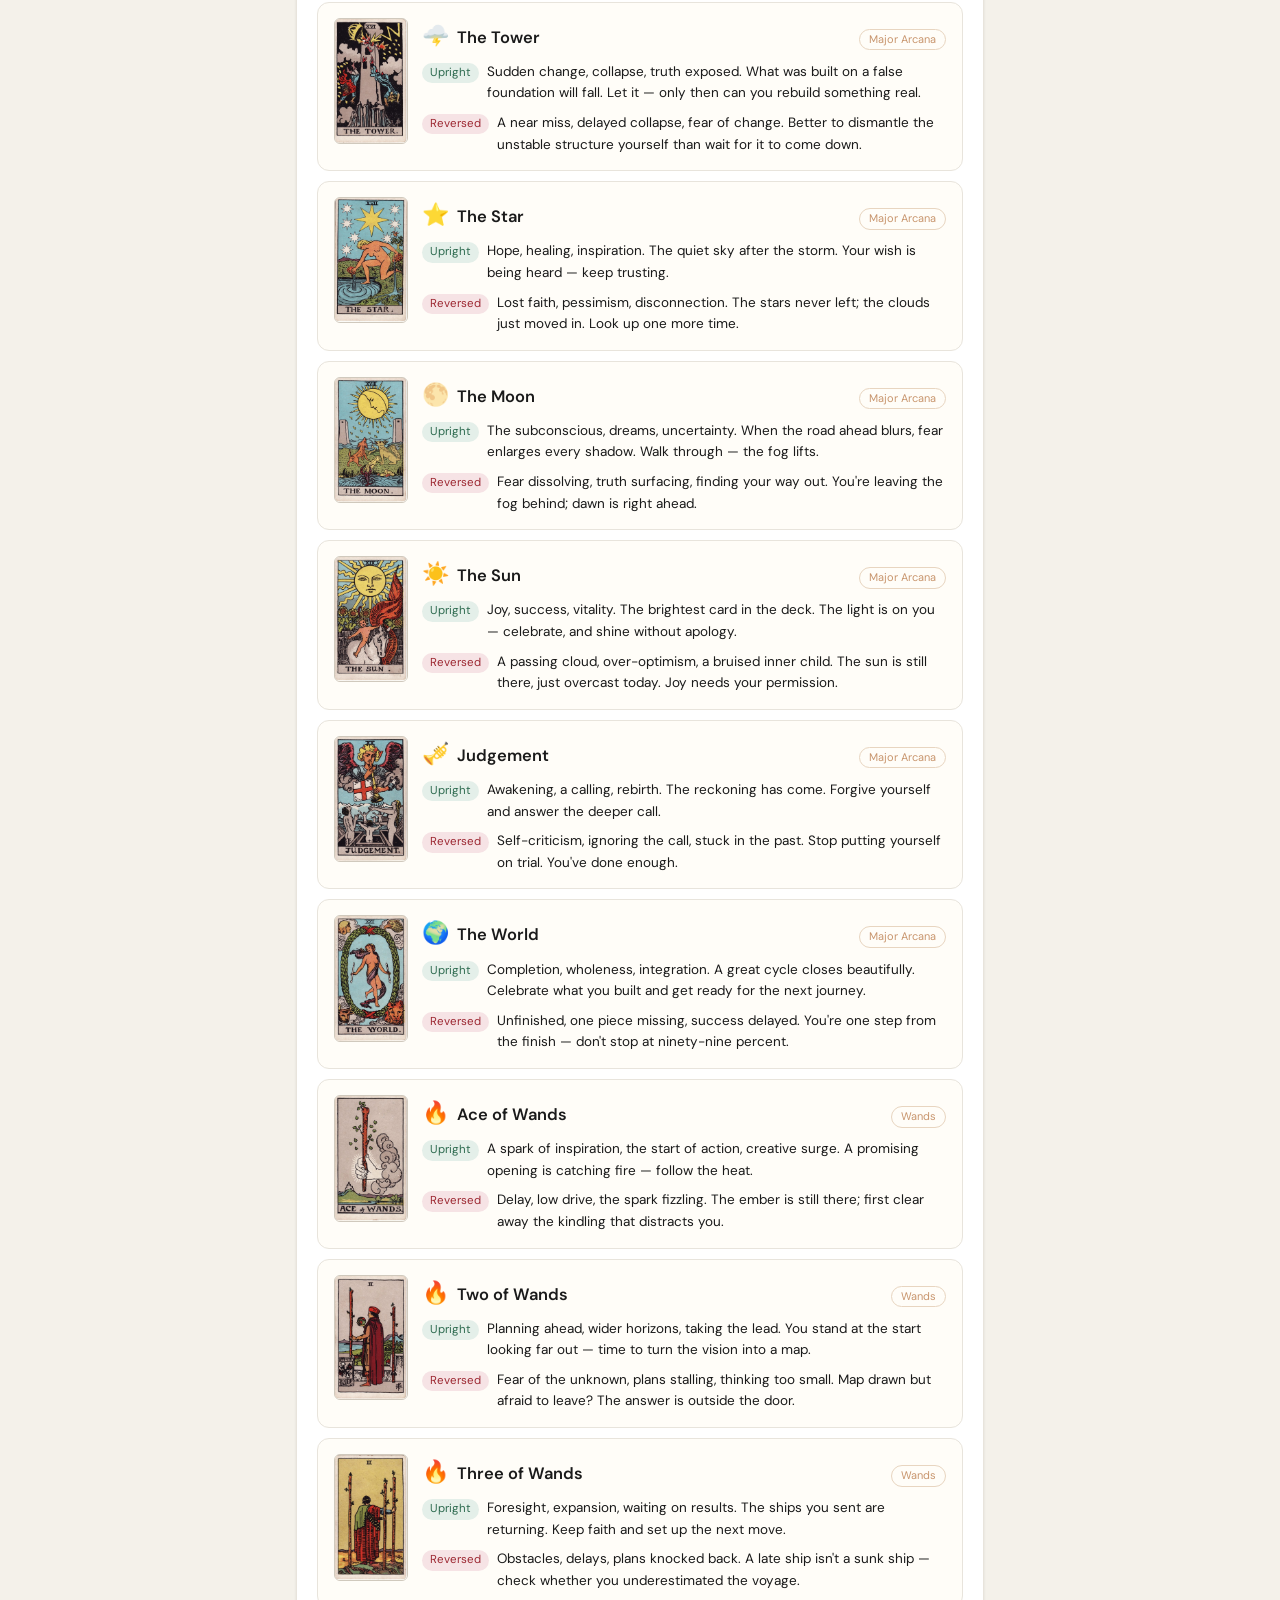
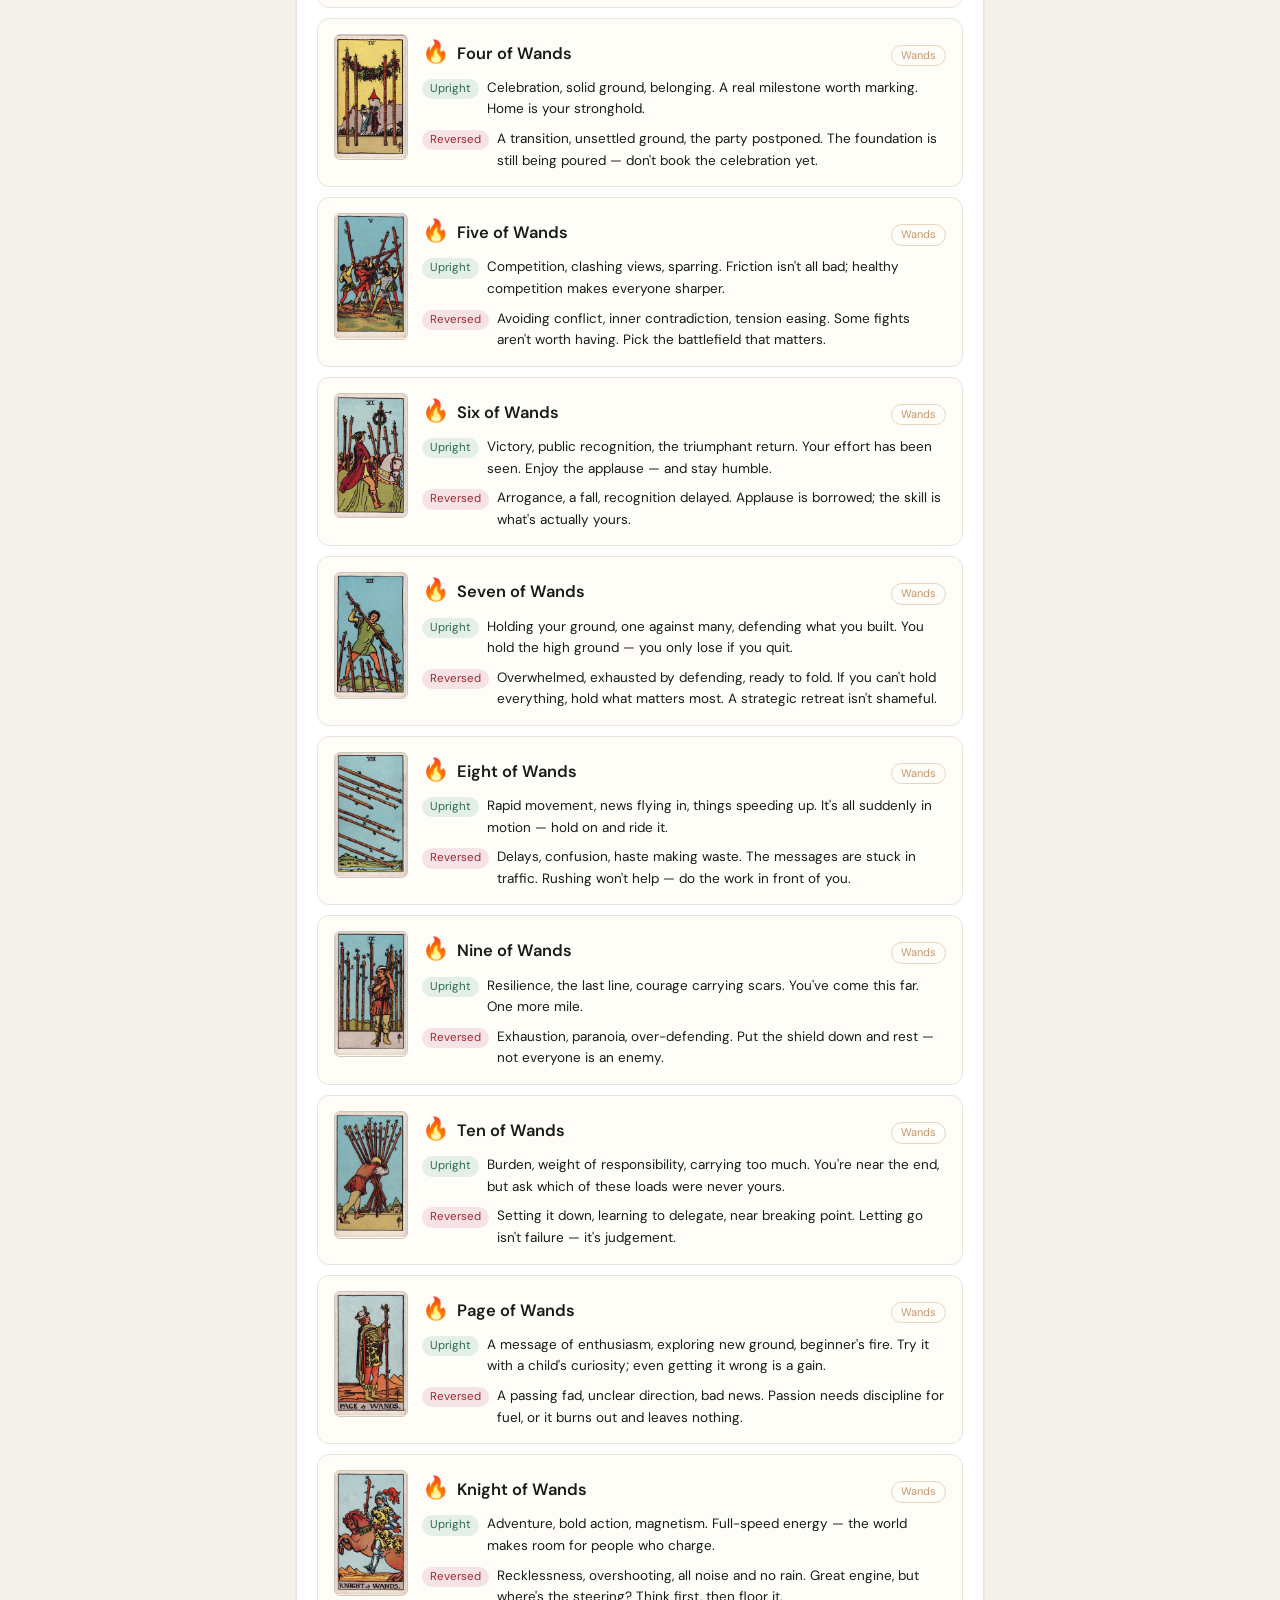
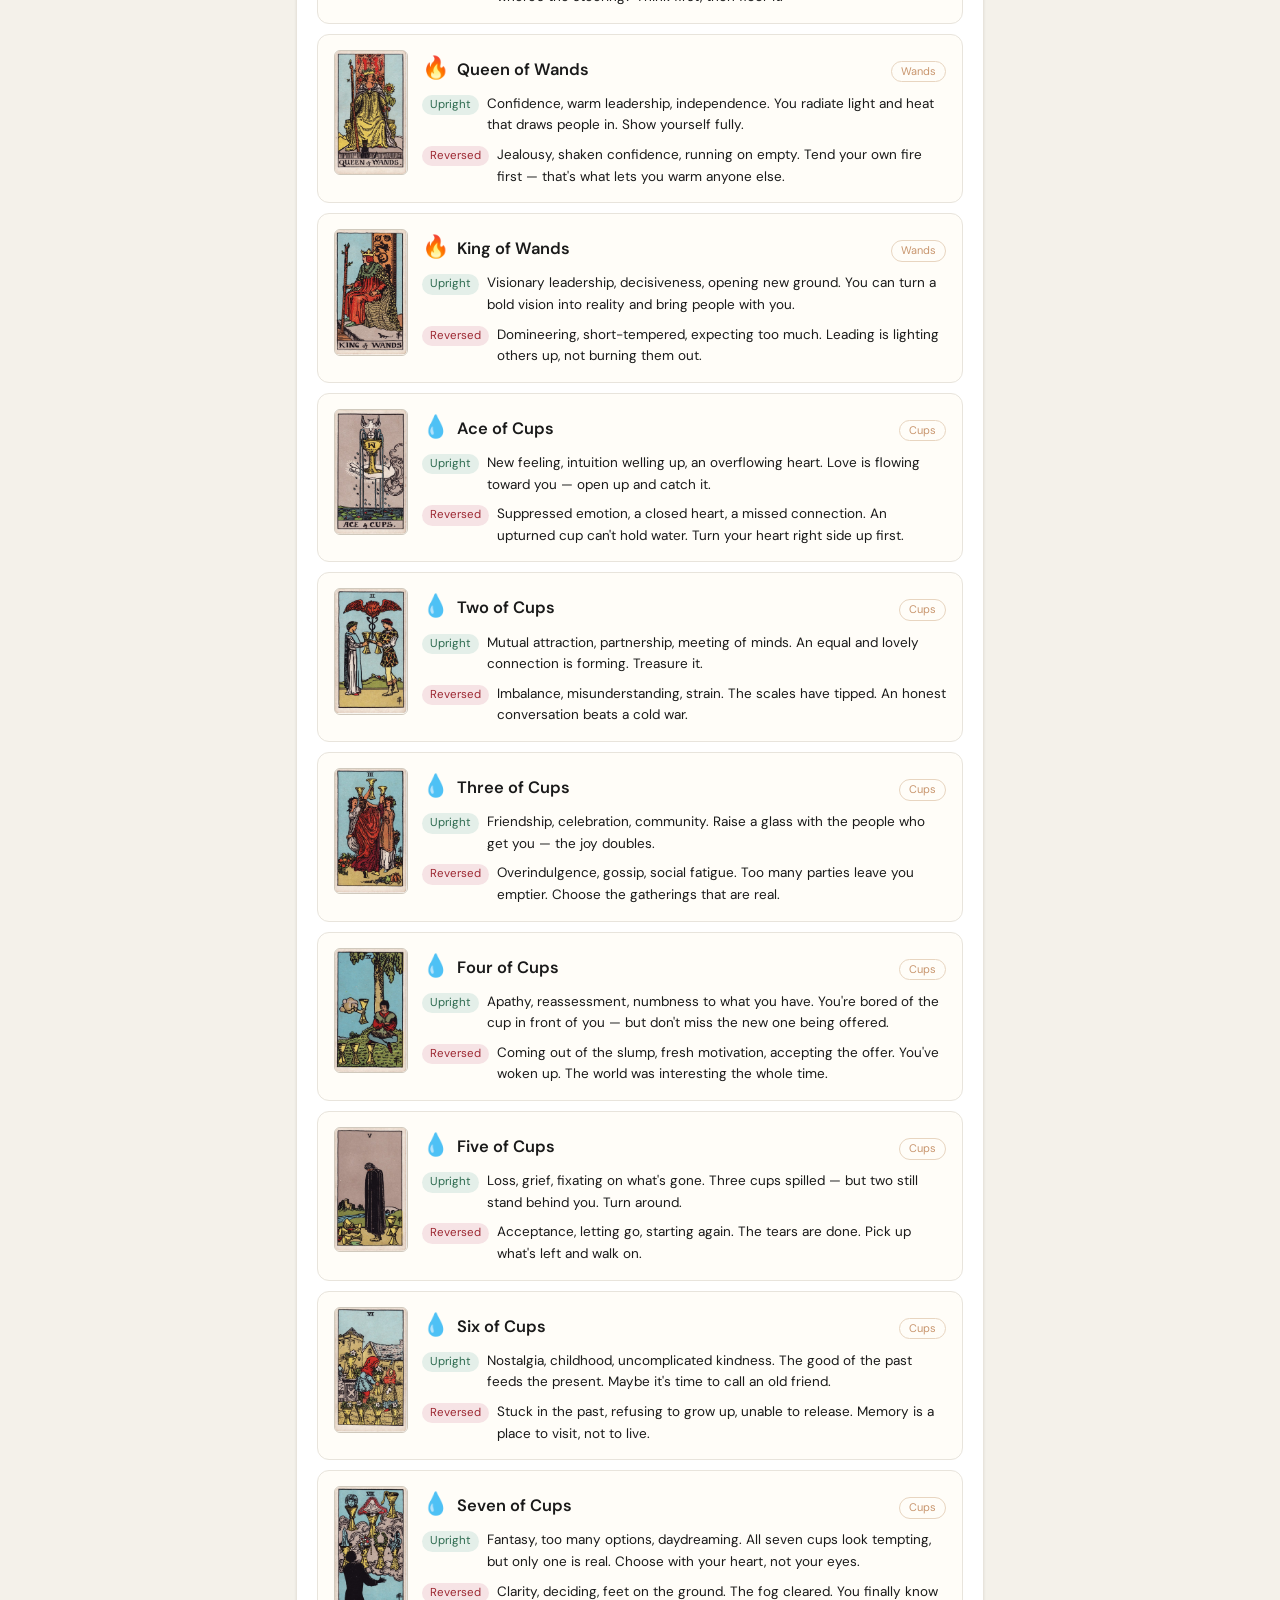
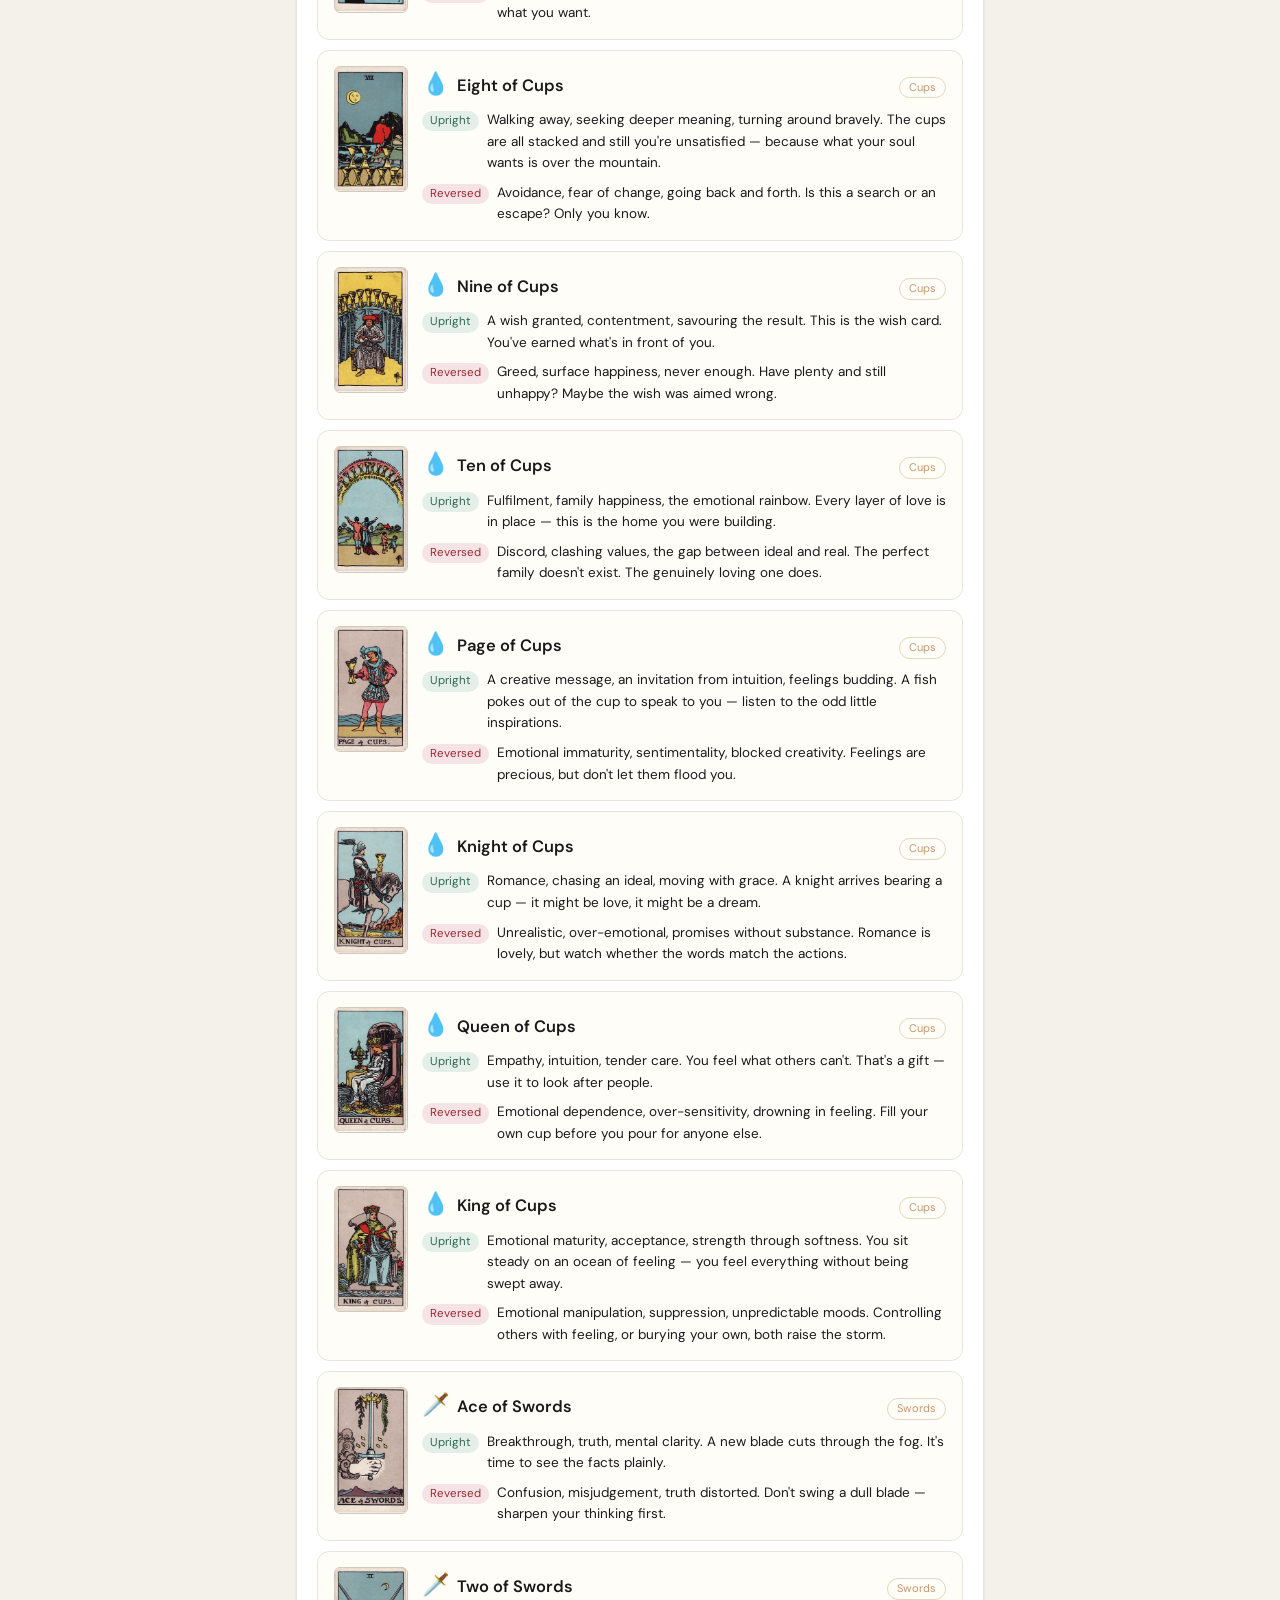
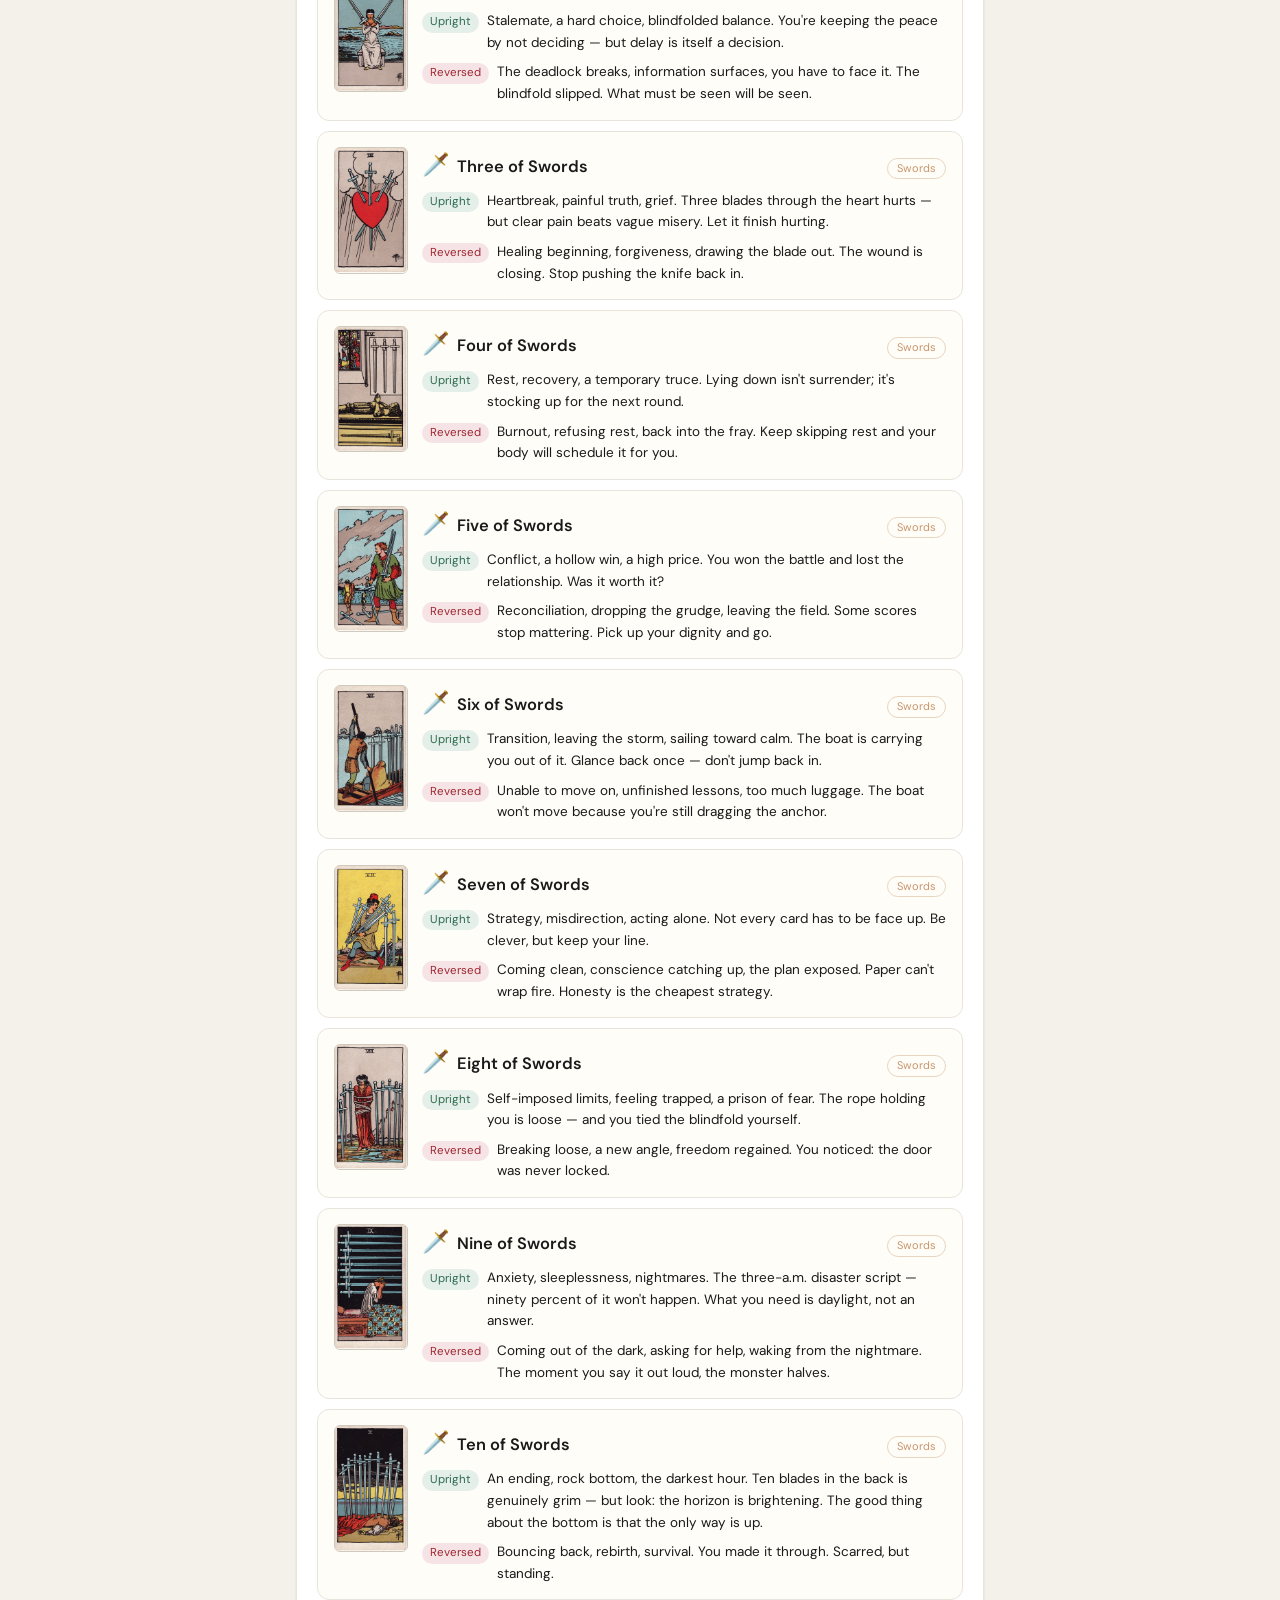
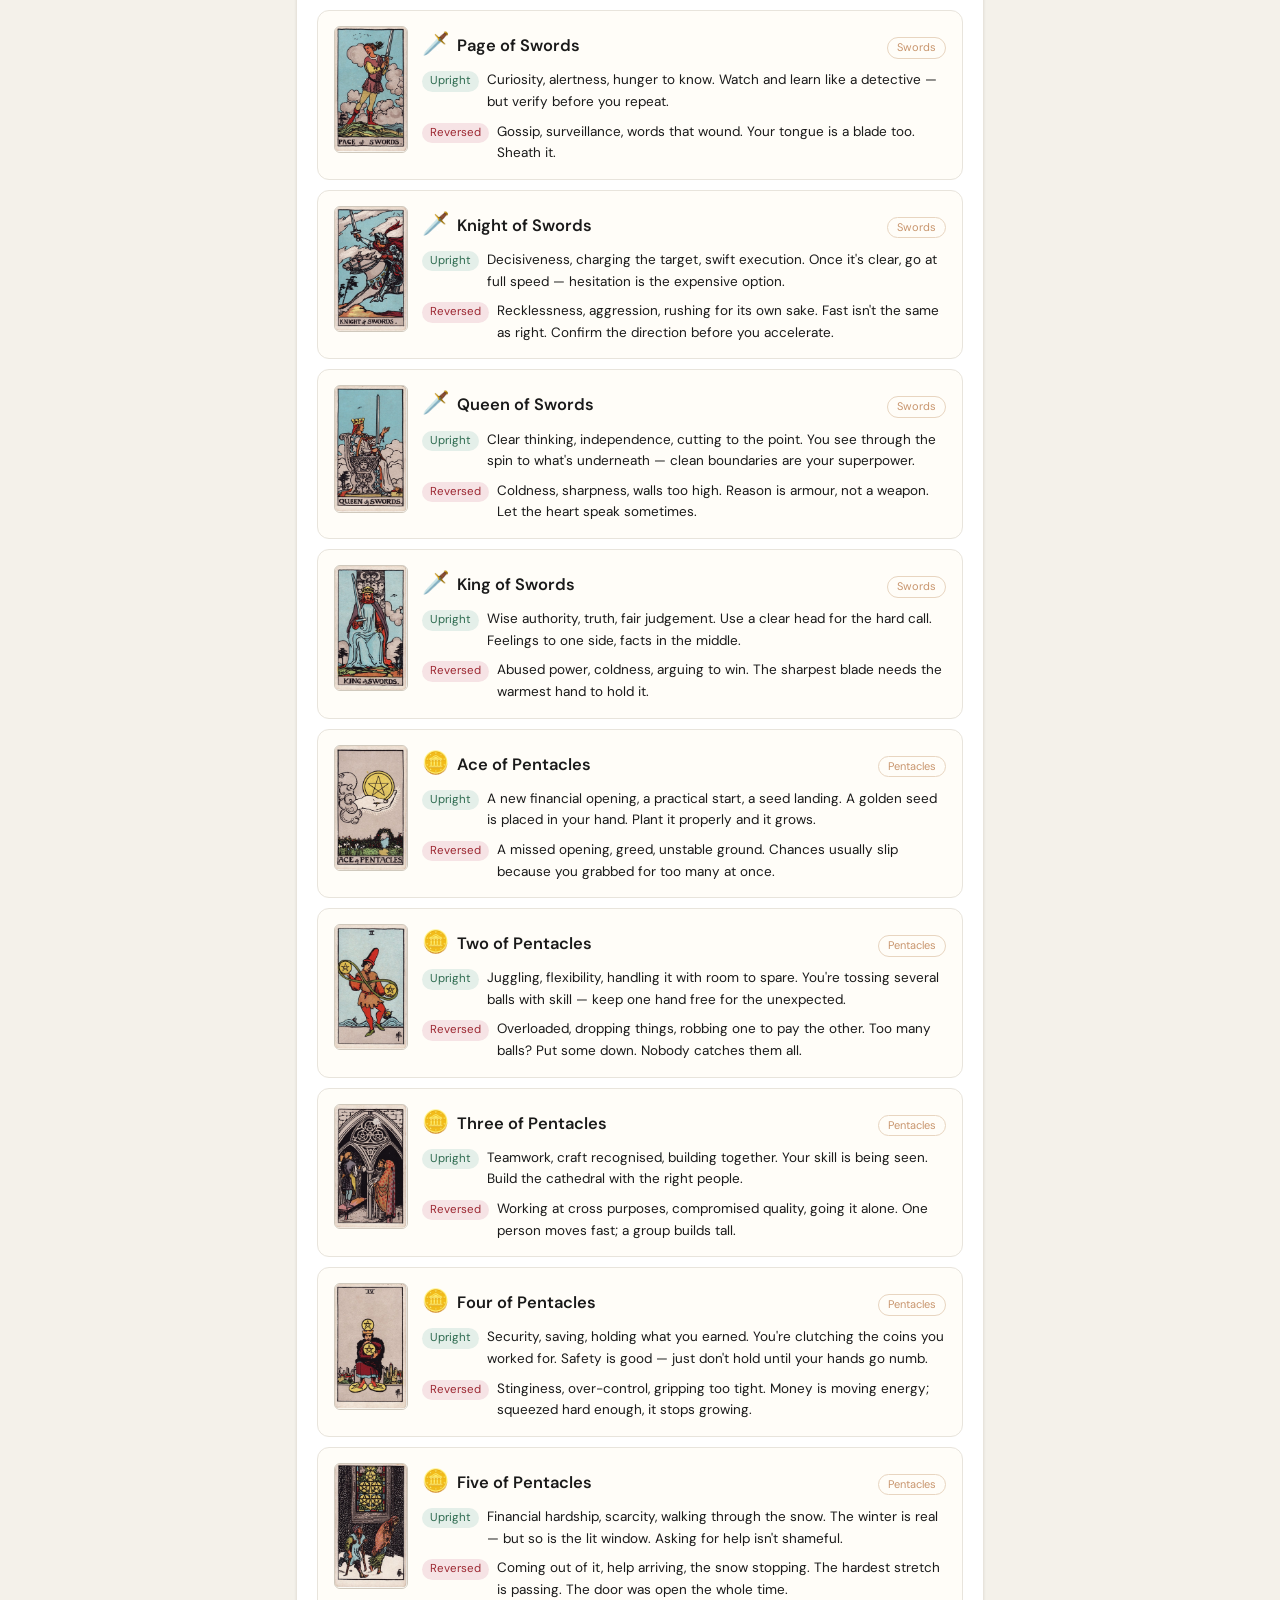
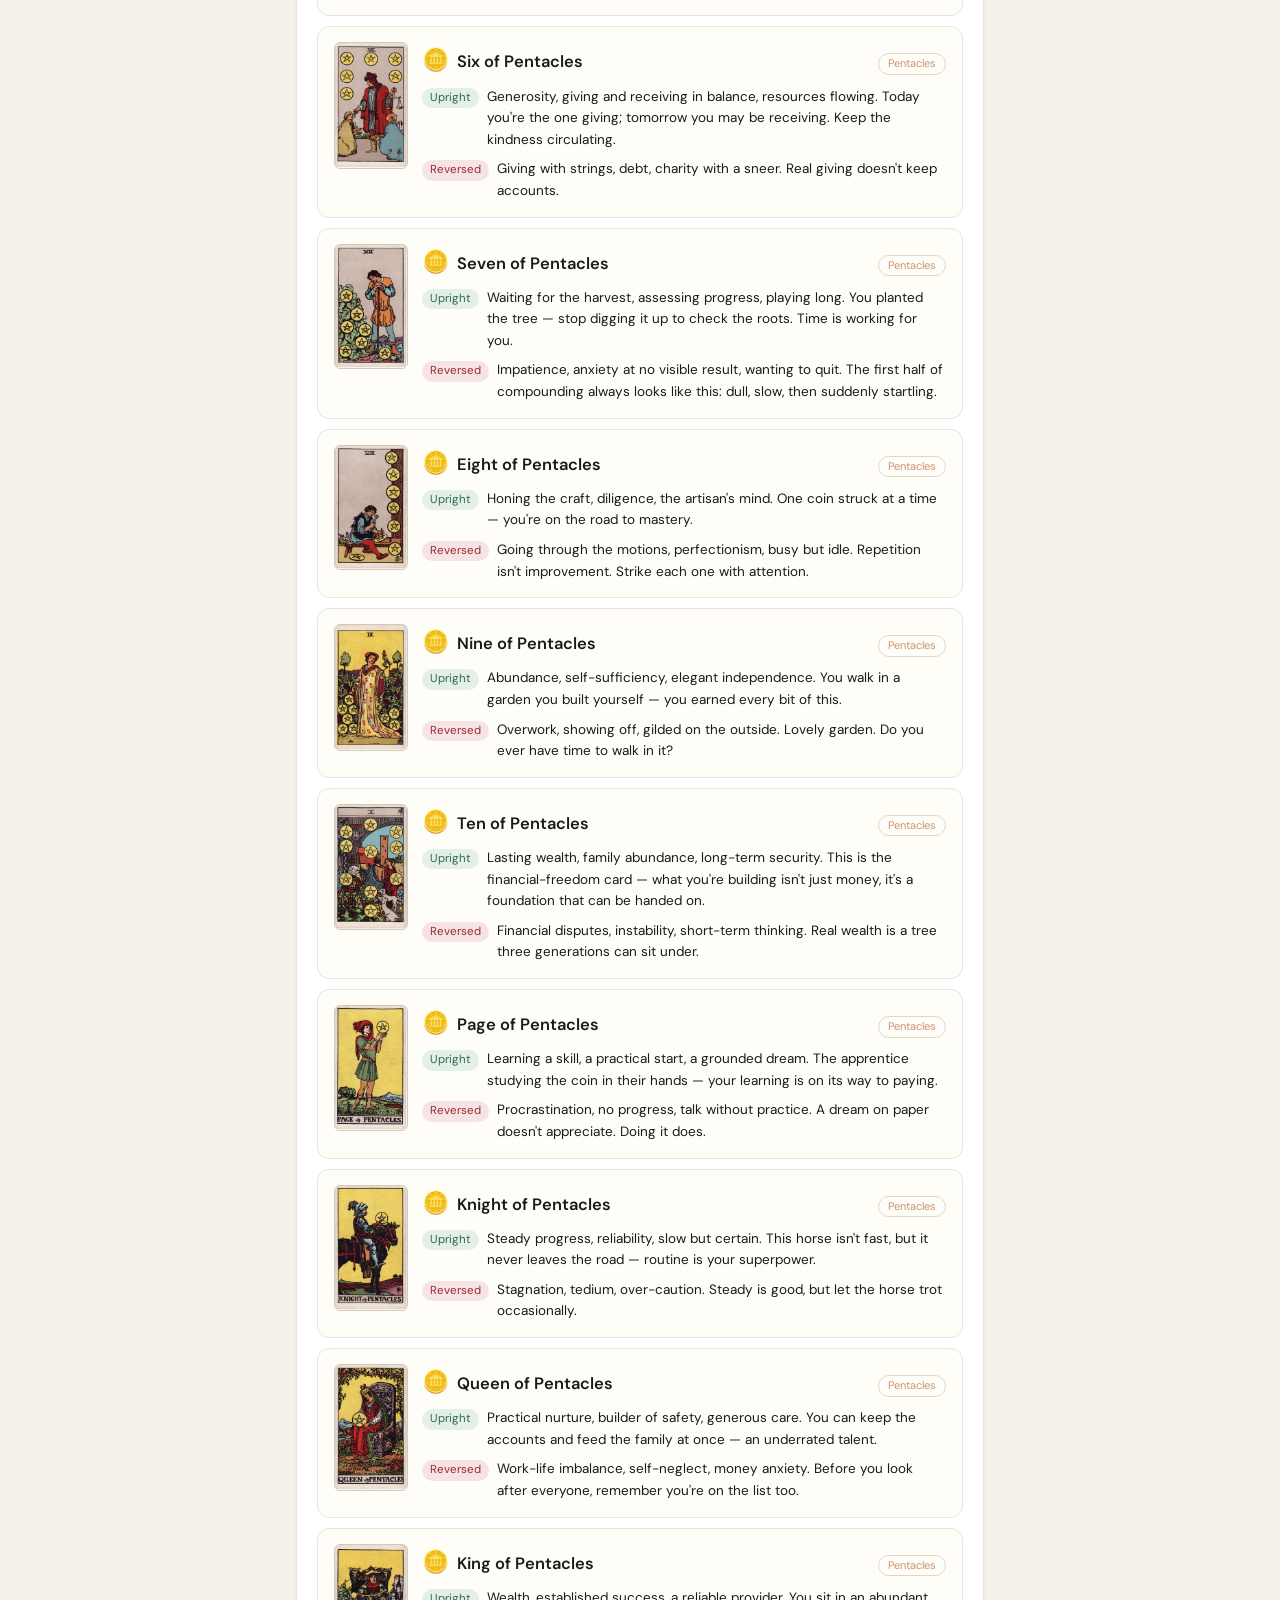
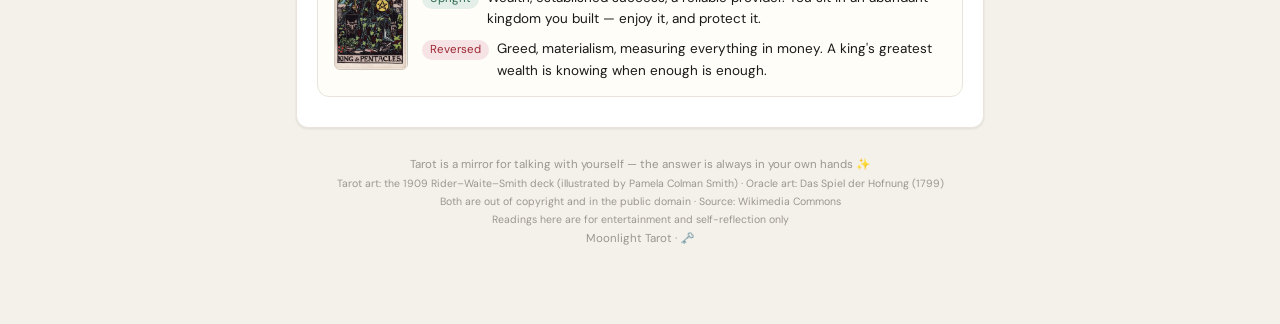
<file: library.html>
<!DOCTYPE html>
<html lang="zh-Hant">
<head>
<meta charset="UTF-8">
<meta name="viewport" content="width=device-width, initial-scale=1.0">
<title>牌義知識庫 · Moonlight Tarot 月光塔羅</title>
<link rel="preconnect" href="https://fonts.googleapis.com">
<link href="https://fonts.googleapis.com/css2?family=DM+Sans:wght@400;500;600&family=Fraunces:wght@400;500&display=swap" rel="stylesheet">
<link rel="icon" href="data:image/svg+xml,<svg xmlns=%22http://www.w3.org/2000/svg%22 viewBox=%220 0 100 100%22><text y=%22.9em%22 font-size=%2290%22>🔮</text></svg>">
<link rel="stylesheet" href="tarot.css">
<style>
.lang-switch { position: absolute; top: 14px; right: 14px; display: flex; gap: 4px; }
.lang-switch button { border: 1px solid var(--border); background: var(--bg-card); color: var(--text-soft);
  font-size: 11.5px; font-family: inherit; padding: 4px 9px; border-radius: 99px; cursor: pointer; }
.lang-switch button.on { background: var(--mystic1); color: #f0e9db; border-color: var(--mystic1); }
.container { position: relative; }
.lib-card {
  background: #fffdf8; border: 1px solid var(--border); border-radius: var(--radius);
  padding: 15px 16px; margin-bottom: 10px;
}
.lib-card { display: flex; gap: 14px; }
.lib-card .thumb { flex: 0 0 74px; }
.lib-card .thumb img { width: 74px; border-radius: 6px; border: 1px solid var(--border-strong); display: block; }
.lib-card .head { display: flex; align-items: baseline; gap: 8px; flex-wrap: wrap; }
.lib-card .emoji { font-size: 22px; }
.lib-card .zh { font-size: 16.5px; font-weight: 600; }
.lib-card .en { font-size: 12px; color: var(--text-soft); }
.lib-card .suit-tag {
  margin-left: auto; font-size: 11px; color: var(--accent);
  border: 1px solid var(--accent-soft); border-radius: 99px; padding: 1px 9px;
}
.lib-card .m-row { display: flex; gap: 8px; margin-top: 8px; font-size: 13.5px; }
.lib-card .m-tag { flex: 0 0 auto; font-size: 11.5px; padding: 1px 8px; border-radius: 99px; height: fit-content; margin-top: 2px; }
.lib-card .m-tag.up { background: #e4efe9; color: var(--success); }
.lib-card .m-tag.rev { background: #f6e3e5; color: var(--danger); }
#emptyMsg { text-align: center; color: var(--text-soft); padding: 30px 0; display: none; }
.count-note { font-size: 12px; color: var(--text-soft); margin: 4px 0 10px; }
</style>
</head>
<body>
<div class="container">
  <div class="lang-switch">
    <button data-l="zh">中</button><button data-l="en">EN</button><button data-l="ja">日</button>
  </div>
  <header class="site-header">
    <h1 data-t="lib_title"></h1>
    <div class="subtitle" data-t="lib_sub"></div>
  </header>
  <nav class="top-nav">
    <a href="index.html" data-t="nav_draw"></a>
    <a href="library.html" class="active" data-t="nav_lib"></a>
  </nav>

  <section class="card-panel">
    <input type="text" id="searchBox" data-tph="lib_search">
    <div style="margin-top:10px;" id="suitChips"></div>
    <div class="count-note" id="countNote"></div>
    <div id="libList"></div>
    <div id="emptyMsg" data-t="lib_empty"></div>
  </section>

  <div class="footer-note">
    <span data-t="foot_mirror"></span><br>
    <span style="font-size:10.5px;"><span data-th="foot_credit"></span><br><span data-t="foot_disc"></span></span><br>
    Moonlight Tarot · <a href="studio.html" title="studio">🗝️</a>
  </div>
</div>

<script src="i18n.js"></script>
<script src="tarot-core.js"></script>
<script>
const $ = id => document.getElementById(id);
const SUITS_ZH = ['全部', '大阿爾克那', '權杖', '聖杯', '寶劍', '錢幣'];
function suitLabel(zh) {
  if (zh === '全部') return t('lib_all');
  if (LANG !== 'zh' && I18N_SUITS[LANG] && I18N_SUITS[LANG][zh]) return I18N_SUITS[LANG][zh];
  return zh;
}
let curSuit = '全部', curQ = '';
function applyI18n() {
  document.querySelectorAll('[data-t]').forEach(el => { el.textContent = t(el.dataset.t); });
  document.querySelectorAll('[data-th]').forEach(el => { el.innerHTML = t(el.dataset.th); });
  document.querySelectorAll('[data-tph]').forEach(el => { el.placeholder = t(el.dataset.tph); });
  document.documentElement.lang = LANG === 'zh' ? 'zh-Hant' : LANG;
  document.querySelectorAll('.lang-switch button').forEach(b => b.classList.toggle('on', b.dataset.l === LANG));
}
document.querySelectorAll('.lang-switch button').forEach(b => b.addEventListener('click', () => setLang(b.dataset.l)));

function renderChips() {
  $('suitChips').innerHTML = SUITS_ZH.map(s => `<span class="chip ${s === curSuit ? 'active' : ''}" data-s="${s}">${suitLabel(s)}</span>`).join('');
  document.querySelectorAll('#suitChips .chip').forEach(ch => ch.addEventListener('click', () => {
    curSuit = ch.dataset.s; applyI18n(); renderChips(); renderList();
  }));
}
function renderList() {
  const list = TAROT_CARDS.filter(c => {
    if (curSuit !== '全部' && suitZh_(c) !== curSuit) return false;
    if (!curQ) return true;
    return (c.name + c.up + c.rev + cardZhName(c) + meaningOf(c, true) + meaningOf(c, false)).toLowerCase().includes(curQ.toLowerCase());
  });
  $('countNote').textContent = t('lib_count', { n: list.length });
  $('emptyMsg').style.display = list.length ? 'none' : 'block';
  $('libList').innerHTML = list.map(c => `
    <div class="lib-card">
      <div class="thumb"><img src="${cardImg(c.n)}" alt="${cardZhName(c)}" loading="lazy"></div>
      <div style="flex:1;">
      <div class="head">
        <span class="emoji">${c.emoji}</span>
        <span class="zh">${cardZhName(c)}</span>
        <span class="en">${LANG === 'zh' ? c.name.slice(c.name.split(' ')[0].length).trim() : ''}</span>
        <span class="suit-tag">${suitOf(c)}</span>
      </div>
      <div class="m-row"><span class="m-tag up">${t('upright')}</span><span>${meaningOf(c, true)}</span></div>
      <div class="m-row"><span class="m-tag rev">${t('reversed')}</span><span>${meaningOf(c, false)}</span></div>
      </div>
    </div>`).join('');
}
$('searchBox').addEventListener('input', e => { curQ = e.target.value.trim(); renderList(); });
applyI18n(); renderChips(); renderList();
</script>
</body>
</html>
</file>
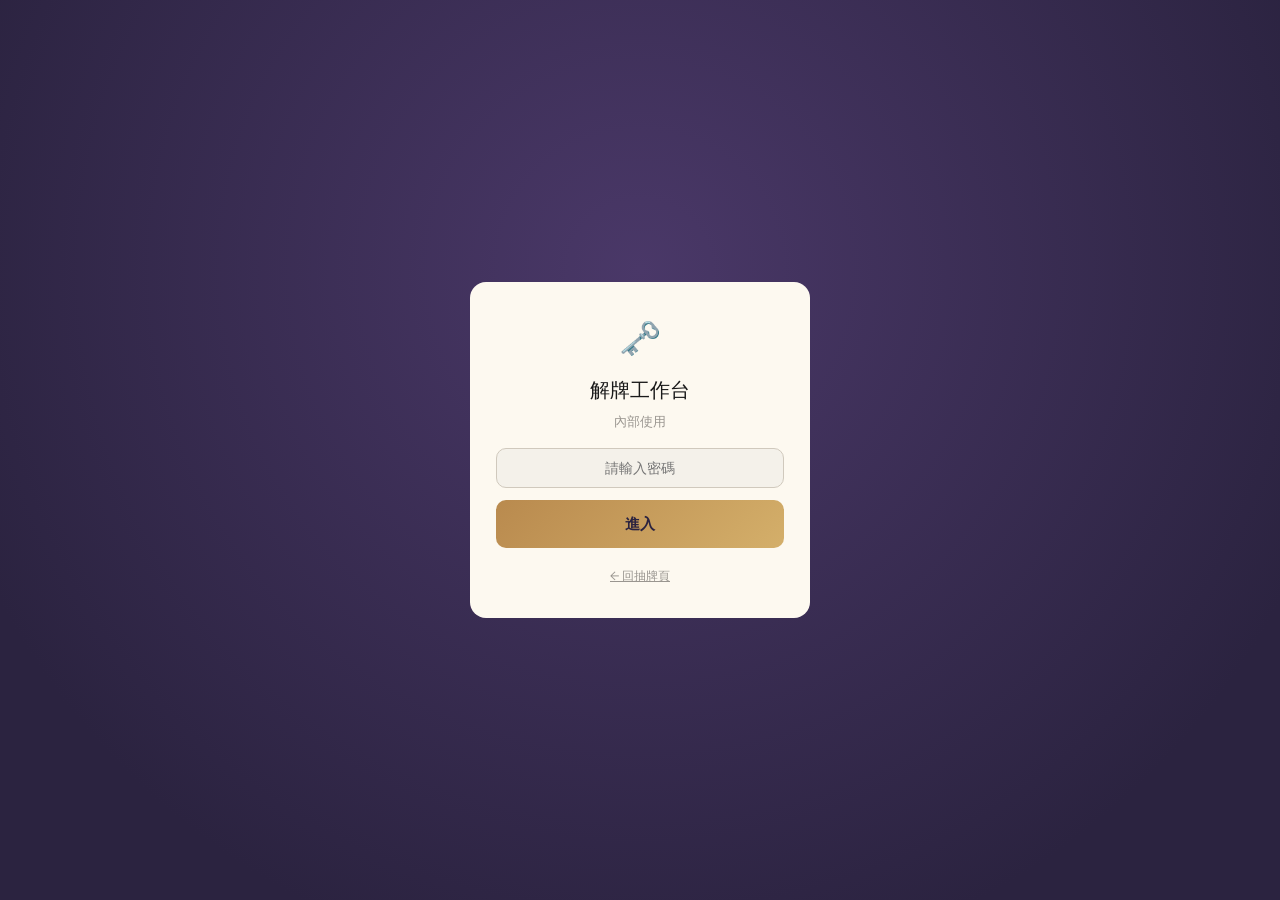
<file: studio.html>
<!DOCTYPE html>
<html lang="zh-Hant">
<head>
<meta charset="UTF-8">
<meta name="viewport" content="width=device-width, initial-scale=1.0">
<title>解牌工作台 · Moonlight Tarot</title>
<link rel="preconnect" href="https://fonts.googleapis.com">
<link href="https://fonts.googleapis.com/css2?family=DM+Sans:wght@400;500;600&family=Fraunces:wght@400;500&display=swap" rel="stylesheet">
<link rel="icon" href="data:image/svg+xml,<svg xmlns=%22http://www.w3.org/2000/svg%22 viewBox=%220 0 100 100%22><text y=%22.9em%22 font-size=%2290%22>🔮</text></svg>">
<link rel="stylesheet" href="tarot.css">
<style>
/* 密碼閘 */
#gate {
  position: fixed; inset: 0; z-index: 100;
  background: radial-gradient(ellipse at 50% 30%, var(--mystic2) 0%, var(--mystic1) 80%);
  display: flex; align-items: center; justify-content: center; padding: 20px;
}
.gate-box { background: #fdf9f0; border-radius: 16px; padding: 30px 26px; width: 100%; max-width: 340px; text-align: center; }
.gate-box h2 { font-family: 'Fraunces', serif; font-weight: 500; font-size: 20px; margin-bottom: 6px; }
#studioMain { display: none; }
/* 表單 */
.form-row { display: flex; gap: 10px; margin-bottom: 10px; flex-wrap: wrap; }
.form-row > div { flex: 1 1 140px; }
label.fl { display: block; font-size: 12px; color: var(--text-muted); margin-bottom: 4px; }
.card-select-row { display: flex; gap: 8px; align-items: center; margin-bottom: 8px; }
.card-select-row .pos { flex: 0 0 74px; font-size: 12px; color: var(--accent); font-weight: 600; }
.card-select-row select.cardSel { flex: 1; }
.orient-toggle {
  flex: 0 0 auto; display: flex; border: 1px solid var(--border-strong); border-radius: 9px; overflow: hidden;
}
.orient-toggle span { padding: 8px 11px; font-size: 12.5px; cursor: pointer; user-select: none; color: var(--text-soft); background: var(--bg); }
.orient-toggle span.on.up { background: #e4efe9; color: var(--success); font-weight: 600; }
.orient-toggle span.on.rev { background: #f6e3e5; color: var(--danger); font-weight: 600; }
#reportOut { min-height: 300px; font-size: 13.5px; line-height: 1.7; }
.tab-btns { display: flex; gap: 8px; margin-bottom: 16px; }
.tab-btns .btn { flex: 1; white-space: nowrap; font-size: 13px; padding: 11px 6px; }
.tab-btns .btn.inactive { background: var(--bg); color: var(--text-muted); border: 1px solid var(--border-strong); }
/* 歷史 */
.rec-item { border: 1px solid var(--border); border-radius: var(--radius); padding: 13px 15px; margin-bottom: 10px; background: #fffdf8; cursor: pointer; }
.rec-item .r-top { display: flex; gap: 8px; align-items: baseline; flex-wrap: wrap; }
.rec-item .r-who { font-weight: 600; font-size: 14.5px; }
.rec-item .r-date { font-size: 11.5px; color: var(--text-soft); margin-left: auto; }
.rec-item .r-q { font-size: 13px; color: var(--text-muted); margin-top: 2px; }
.rec-item .r-cards { font-size: 12.5px; margin-top: 5px; }
.rec-item .r-detail { display: none; margin-top: 10px; border-top: 1px dashed var(--border-strong); padding-top: 10px; }
.rec-item.open .r-detail { display: block; }
.rec-item pre { white-space: pre-wrap; font-family: inherit; font-size: 13px; background: var(--bg); border-radius: 8px; padding: 12px; }
.rec-actions { display: flex; gap: 8px; margin-top: 10px; flex-wrap: wrap; }
.rec-actions .btn { padding: 8px 14px; font-size: 12.5px; }
.io-row { display: flex; gap: 8px; flex-wrap: wrap; margin-top: 10px; }
/* 收件匣 */
.inbox-item { border: 1px solid var(--border); border-left: 3px solid var(--accent); border-radius: var(--radius);
  padding: 12px 14px; margin-bottom: 9px; background: #fffdf8; }
.inbox-item.done { border-left-color: var(--success); opacity: .62; }
.inbox-item .i-top { display: flex; gap: 8px; align-items: baseline; flex-wrap: wrap; font-size: 12px; color: var(--text-soft); }
.inbox-item .i-vid { font-family: ui-monospace, monospace; background: var(--bg); border-radius: 4px; padding: 1px 6px; color: var(--text-muted); }
.inbox-item .i-name { font-weight: 600; font-size: 14.5px; color: var(--text); }
.inbox-item .i-q { font-size: 13.5px; margin-top: 4px; }
.inbox-item .i-cards { font-size: 12.5px; color: var(--text-muted); margin-top: 4px; }
.inbox-item .i-acts { display: flex; gap: 6px; margin-top: 9px; flex-wrap: wrap; }
.inbox-item .i-acts .btn { padding: 7px 12px; font-size: 12px; }
.btn.ai { background: linear-gradient(135deg, #4a3868, #2b2340); color: #f0e9db; }
.btn.ai:hover { background: linear-gradient(135deg, #5c477f, #372c52); }
.btn.ai:disabled { opacity: .5; }
.key-box { background: #fffdf8; border: 1px dashed var(--accent); border-radius: var(--radius); padding: 14px; }
</style>
</head>
<body>

<!-- 密碼閘 -->
<div id="gate">
  <div class="gate-box">
    <div style="font-size:34px; margin-bottom:8px;">🗝️</div>
    <h2>解牌工作台</h2>
    <div class="text-soft" style="margin-bottom:16px;">內部使用</div>
    <input type="password" id="pwdInput" placeholder="請輸入密碼" style="text-align:center;">
    <button class="btn gold big" id="pwdBtn" style="margin-top:12px;">進入</button>
    <div style="margin-top:14px;"><a href="index.html" class="text-soft" style="font-size:12px;">← 回抽牌頁</a></div>
  </div>
</div>

<div class="container" id="studioMain">
  <header class="site-header">
    <h1>🗝️ 解牌工作台</h1>
    <div class="subtitle">貼上抽牌結果 → 知識庫自動出報告 → 潤飾回傳</div>
  </header>
  <nav class="top-nav">
    <a href="index.html">🃏 線上抽牌</a>
    <a href="library.html">📖 牌義知識庫</a>
    <a href="studio.html" class="active">🗝️ 工作台</a>
  </nav>

  <div class="tab-btns">
    <button class="btn" id="tabNew">✍️ 新解讀</button>
    <button class="btn inactive" id="tabInbox">☁️ 收件匣<span id="inboxBadge"></span></button>
    <button class="btn inactive" id="tabHistory">🗂 紀錄（<span id="recCount">0</span>）</button>
  </div>

  <!-- ===== 新解讀 ===== -->
  <section id="newPane">
    <div class="card-panel">
      <div class="panel-title">① 貼上收到的抽牌文字</div>
      <div class="text-soft" style="margin-bottom:8px;">支援站上複製的格式，也吃得下「主牌 愚者 正位 輔助牌 魔術師 逆位…」這種隨手打的</div>
      <textarea id="pasteBox" placeholder="把收到的抽牌文字整段貼進來…"></textarea>
      <button class="btn secondary" id="parseBtn" style="margin-top:10px;">🪄 自動解析</button>
      <span class="text-soft" id="parseMsg" style="margin-left:8px;"></span>
    </div>

    <div class="card-panel">
      <div class="panel-title">② 確認資料（或手動輸入）</div>
      <div class="form-row" style="margin-top:10px;">
        <div><label class="fl">對方名字 / 稱呼</label><input type="text" id="whoInput" placeholder="選填"></div>
        <div><label class="fl">日期</label><input type="text" id="dateInput"></div>
      </div>
      <div class="form-row">
        <div style="flex:2 1 220px;"><label class="fl">問題</label><input type="text" id="qInput" placeholder="對方想問什麼？"></div>
        <div><label class="fl">牌陣</label><select id="spreadSel"></select></div>
      </div>
      <label class="fl" style="margin-top:4px;">牌面</label>
      <div id="cardSelectors"></div>
      <button class="btn gold big" id="genBtn" style="margin-top:12px;">📜 產生報告草稿</button>
    </div>

    <div class="card-panel" id="reportPanel" style="display:none;">
      <div class="panel-title">③ 報告草稿（可直接編輯潤飾）</div>
      <div class="text-soft" style="margin-bottom:8px;">風格：逐牌簡單介紹 → 湊出一個綜合解答。改成你的口吻後複製回傳</div>
      <textarea id="reportOut"></textarea>
      <div class="io-row">
        <button class="btn" id="copyReportBtn">📋 複製報告</button>
        <button class="btn secondary" id="regenBtn">🎲 換個說法</button>
        <button class="btn gold" id="saveBtn">💾 儲存到紀錄</button>
      </div>
      <div class="io-row">
        <button class="btn secondary" id="copyPromptBtn">📋 複製 AI 提示詞</button>
        <button class="btn ai" id="aiBtn">✨ AI 潤稿（需金鑰）</button>
        <button class="btn secondary" id="undoAiBtn" style="display:none;">↩ 還原成草稿</button>
      </div>
      <div class="text-soft" id="aiMsg" style="margin-top:8px;"></div>
    </div>
  </section>

  <!-- ===== 雲端收件匣 ===== -->
  <section id="inboxPane" style="display:none;">
    <div class="card-panel" id="keyPanel">
      <div class="panel-title">🔑 讀取鑰匙</div>
      <div class="text-soft" style="margin-bottom:10px;">
        這把鑰匙<b>只存在你這台裝置</b>，不會出現在任何上傳到 GitHub 的檔案裡。<br>
        輸入一次就好，之後這台裝置會記住。（就是 Apps Script 裡的 READ_KEY）
      </div>
      <div class="key-box">
        <input type="password" id="readKeyInput" placeholder="貼上 READ_KEY">
        <button class="btn gold big" id="saveKeyBtn" style="margin-top:10px;">存起來並連線</button>
      </div>
    </div>

    <div class="card-panel" id="inboxPanel" style="display:none;">
      <div class="panel-title">☁️ 雲端收件匣</div>
      <div class="text-soft" style="margin-bottom:10px;">訪客在網站上抽的牌會自動出現在這裡</div>
      <div class="io-row" style="margin-top:0;">
        <button class="btn" id="refreshInboxBtn">🔄 重新整理</button>
        <button class="btn secondary" id="toggleDoneBtn">👁 顯示已解讀</button>
        <button class="btn secondary" id="forgetKeyBtn" style="color:var(--danger);">🔒 清除鑰匙</button>
      </div>
      <input type="text" id="inboxSearch" placeholder="🔍 搜尋名字、問題、牌名、地區、日期…" style="margin-top:12px;">
      <div id="inboxMsg" class="text-soft" style="margin-top:10px;"></div>
      <div id="inboxList" style="margin-top:12px;"></div>
    </div>
  </section>

  <!-- ===== 紀錄 ===== -->
  <section id="historyPane" style="display:none;">
    <div class="card-panel">
      <div class="panel-title">🗂 過往解讀紀錄</div>
      <div class="text-soft" style="margin-bottom:10px;">存在這台裝置的瀏覽器裡。換裝置前記得「匯出備份」</div>
      <input type="text" id="recSearch" placeholder="🔍 搜尋名字、問題、牌名…">
      <div id="recList" style="margin-top:12px;"></div>
      <div id="recEmpty" class="text-soft" style="text-align:center; padding:24px 0;">還沒有紀錄。解完第一副牌就會出現在這裡 🌙</div>
      <div class="io-row">
        <button class="btn secondary" id="exportBtn">⬇️ 匯出備份 JSON</button>
        <button class="btn secondary" id="importBtn">⬆️ 匯入備份</button>
        <input type="file" id="importFile" accept=".json" style="display:none;">
      </div>
    </div>
  </section>

  <div class="footer-note">Moonlight Tarot 🗝️</div>
</div>
<div class="toast" id="toast"></div>

<script src="config.js"></script>
<script src="tarot-core.js"></script>
<script>
const $ = id => document.getElementById(id);
const LS_KEY = 'hw_tarot_records';
const PWD = (typeof STUDIO_PWD !== 'undefined') ? STUDIO_PWD : 'orangeba';

function showToast(msg) {
  const t = $('toast'); t.textContent = msg; t.classList.add('show');
  clearTimeout(t._tm); t._tm = setTimeout(() => t.classList.remove('show'), 2400);
}

// ===== 密碼閘 =====
function tryEnter() {
  if ($('pwdInput').value === PWD) {
    sessionStorage.setItem('hw_studio', '1');
    $('gate').style.display = 'none';
    $('studioMain').style.display = 'block';
    showToast('歡迎回來 🗝️');
  } else { showToast('密碼不對喔 🙈'); $('pwdInput').value = ''; }
}
$('pwdBtn').addEventListener('click', tryEnter);
$('pwdInput').addEventListener('keydown', e => { if (e.key === 'Enter') tryEnter(); });
if (sessionStorage.getItem('hw_studio') === '1') {
  $('gate').style.display = 'none'; $('studioMain').style.display = 'block';
}

// ===== 分頁 =====
$('tabNew').addEventListener('click', () => switchTab('new'));
$('tabInbox').addEventListener('click', () => switchTab('inbox'));
$('tabHistory').addEventListener('click', () => switchTab('history'));
function switchTab(which) {
  $('newPane').style.display     = which === 'new' ? 'block' : 'none';
  $('inboxPane').style.display   = which === 'inbox' ? 'block' : 'none';
  $('historyPane').style.display = which === 'history' ? 'block' : 'none';
  $('tabNew').classList.toggle('inactive', which !== 'new');
  $('tabInbox').classList.toggle('inactive', which !== 'inbox');
  $('tabHistory').classList.toggle('inactive', which !== 'history');
  if (which === 'history') renderRecords();
  if (which === 'inbox') { refreshKeyUI(); if (readKey()) loadInbox(); }
}

// ===== 表單 =====
let curDraws = []; // [{card, upright}]
function todayStr() {
  const d = new Date(), p = n => String(n).padStart(2, '0');
  return `${d.getFullYear()}/${p(d.getMonth() + 1)}/${p(d.getDate())}`;
}
$('dateInput').value = todayStr();

function cardOptions(selN) {
  const groups = {};
  TAROT_CARDS.forEach(c => { const s = suitOf(c); (groups[s] = groups[s] || []).push(c); });
  return Object.entries(groups).map(([s, cs]) =>
    `<optgroup label="${s}">` + cs.map(c =>
      `<option value="${c.n}" ${c.n === selN ? 'selected' : ''}>${c.emoji} ${cardZhName(c)}</option>`).join('') + '</optgroup>'
  ).join('');
}
function renderSpreadSel() {
  $('spreadSel').innerHTML = Object.values(SPREADS).map(s =>
    `<option value="${s.id}">${s.emoji} ${s.name}（${s.count}張）</option>`).join('');
}
function renderCardSelectors() {
  const spread = SPREADS[$('spreadSel').value];
  while (curDraws.length < spread.count) curDraws.push({ card: TAROT_CARDS[0], upright: true });
  curDraws = curDraws.slice(0, spread.count);
  $('cardSelectors').innerHTML = spread.positions.map((pos, i) => `
    <div class="card-select-row">
      <span class="pos">${pos}</span>
      <select class="cardSel" data-i="${i}">${cardOptions(curDraws[i].card.n)}</select>
      <div class="orient-toggle" data-i="${i}">
        <span class="up ${curDraws[i].upright ? 'on' : ''}">正位</span>
        <span class="rev ${curDraws[i].upright ? '' : 'on'}">逆位</span>
      </div>
    </div>`).join('');
  document.querySelectorAll('.cardSel').forEach(sel => sel.addEventListener('change', () => {
    curDraws[+sel.dataset.i].card = TAROT_CARDS[+sel.value];
  }));
  document.querySelectorAll('.orient-toggle').forEach(tg => {
    tg.querySelector('.up').addEventListener('click', () => { curDraws[+tg.dataset.i].upright = true; renderCardSelectors(); });
    tg.querySelector('.rev').addEventListener('click', () => { curDraws[+tg.dataset.i].upright = false; renderCardSelectors(); });
  });
}
$('spreadSel') && renderSpreadSel();
$('spreadSel').addEventListener('change', renderCardSelectors);
renderCardSelectors();

// ===== 解析貼上的文字 =====
$('parseBtn').addEventListener('click', () => {
  const txt = $('pasteBox').value.trim();
  if (!txt) { showToast('先貼上文字再解析喔'); return; }
  const r = parseReadingText(txt);
  if (!r.draws.length) { $('parseMsg').textContent = '❌ 沒認出牌名，改用下方手動選牌吧'; return; }
  if (r.question) $('qInput').value = r.question;
  $('spreadSel').value = r.spreadId;
  const need = SPREADS[r.spreadId].count;
  curDraws = r.draws.slice(0, need).map(d => ({ card: d.card, upright: d.upright }));
  while (curDraws.length < need) curDraws.push({ card: TAROT_CARDS[0], upright: true });
  renderCardSelectors();
  $('parseMsg').textContent = `✅ 認出 ${Math.min(r.draws.length, need)} 張牌${r.draws.length > need ? '（多的已略過）' : ''}，請確認下方牌面`;
});

// ===== 產生報告 =====
function currentMeta() {
  return {
    who: $('whoInput').value.trim(),
    question: $('qInput').value.trim(),
    spreadId: $('spreadSel').value,
    draws: curDraws,
    date: $('dateInput').value.trim() || todayStr(),
  };
}
let reportVariant = 0;
let draftBackup = '';

function genReport() {
  $('reportOut').value = buildReport(Object.assign(currentMeta(), { variant: reportVariant }));
  $('reportPanel').style.display = 'block';
  $('reportOut').style.height = 'auto';
  $('reportOut').style.height = ($('reportOut').scrollHeight + 10) + 'px';
  $('aiMsg').textContent = '';
  $('undoAiBtn').style.display = 'none';
  draftBackup = '';
  $('reportPanel').scrollIntoView({ behavior: 'smooth' });
}
$('genBtn').addEventListener('click', () => { reportVariant = 0; genReport(); });
$('regenBtn').addEventListener('click', () => { reportVariant++; genReport(); });

// ===== AI 潤稿 =====
// 金鑰放在 Apps Script 裡，瀏覽器永遠拿不到；呼叫時帶 READ_KEY，所以只有你叫得動
function buildAiPrompt() {
  const m = currentMeta();
  const spread = SPREADS[m.spreadId];
  const L = [];
  L.push('你是一位溫暖而誠實的塔羅解讀者，正在幫朋友解牌。請根據以下資料，寫出一份完整的解讀。');
  L.push('');
  if (m.who) L.push('【對方稱呼】' + m.who);
  L.push('【問題】' + (m.question || '（沒有特定問題，想看整體狀態）'));
  L.push('【牌陣】' + spread.name + ' —— ' + spread.desc);
  L.push('');
  L.push('【抽到的牌與牌義（請嚴格依據這些牌義，不要自己發明）】');
  m.draws.forEach((d, i) => {
    L.push((i + 1) + '. 位置「' + spread.positions[i] + '」（' + spread.roles[i] + '）');
    L.push('   ' + cardZhName(d.card) + '　' + (d.upright ? '正位' : '逆位'));
    L.push('   牌義：' + meaningOf(d.card, d.upright));
  });
  L.push('');
  L.push('【我已經整理好的草稿，請以它為基礎改寫得更流暢完整】');
  L.push(draftBackup || $('reportOut').value);
  L.push('');
  L.push('【要求】');
  L.push('1. 分成兩段：先逐張說明每張牌在它的位置上代表什麼，再把所有牌湊起來，針對問題給一個明確的答案。');
  L.push('2. 誠實。牌面顯示阻力就直說，但一定要給出可以做的事，不要只是安慰。');
  L.push('3. 語氣溫暖、口語，像朋友在講話。不要用「親愛的」「宇宙正在」這類浮誇字眼。');
  L.push('4. 繁體中文，700～1000 字。');
  L.push('5. 直接輸出解讀內容，不要有開場白、不要重複題目、不要加註解。');
  return L.join('\n');
}

// 不用金鑰的做法：複製提示詞，自己貼到 ChatGPT／Claude／Gemini 網頁版
$('copyPromptBtn').addEventListener('click', () => {
  if (!$('reportOut').value.trim()) { showToast('先產生草稿'); return; }
  copyText(buildAiPrompt())
    .then(() => { showToast('提示詞已複製 📋'); $('aiMsg').textContent = '貼到 ChatGPT／Claude／Gemini 網頁版，把結果貼回上面的框就好。完全免費、不用金鑰。'; })
    .catch(() => showToast('複製失敗'));
});

$('aiBtn').addEventListener('click', async () => {
  if (typeof CLOUD_URL === 'undefined' || !CLOUD_URL) { showToast('還沒設定後端'); return; }
  if (!readKey()) { showToast('請先到「☁️ 收件匣」輸入讀取鑰匙'); switchTab('inbox'); return; }
  if (!$('reportOut').value.trim()) { showToast('先產生草稿再潤稿'); return; }

  if (!draftBackup) draftBackup = $('reportOut').value;
  $('aiBtn').disabled = true;
  $('aiBtn').textContent = '✨ 潤稿中…';
  $('aiMsg').textContent = '交給 AI 改寫中，大約 5～15 秒…';
  try {
    const res = await fetch(CLOUD_URL, {
      method: 'POST',
      headers: { 'Content-Type': 'text/plain;charset=utf-8' },
      body: JSON.stringify({ action: 'ai', key: readKey(), prompt: buildAiPrompt() }),
    });
    const j = await res.json();
    if (!j.ok) {
      $('aiMsg').innerHTML = '❌ ' + j.err;
    } else {
      $('reportOut').value = j.text.trim();
      $('reportOut').style.height = 'auto';
      $('reportOut').style.height = ($('reportOut').scrollHeight + 10) + 'px';
      $('undoAiBtn').style.display = 'inline-flex';
      $('aiMsg').textContent = '✅ 已改寫。記得自己讀過一遍再送出，AI 有時會加油添醋。';
    }
  } catch (e) {
    $('aiMsg').textContent = '❌ 連不上後端，請確認 Apps Script 已用「新版本」重新部署';
  }
  $('aiBtn').disabled = false;
  $('aiBtn').textContent = '✨ AI 潤稿';
});

$('undoAiBtn').addEventListener('click', () => {
  if (!draftBackup) return;
  $('reportOut').value = draftBackup;
  $('reportOut').style.height = 'auto';
  $('reportOut').style.height = ($('reportOut').scrollHeight + 10) + 'px';
  $('undoAiBtn').style.display = 'none';
  $('aiMsg').textContent = '已還原成規則引擎的草稿';
});

$('copyReportBtn').addEventListener('click', () => {
  copyText($('reportOut').value).then(() => showToast('報告已複製 📋 回傳給她吧'))
    .catch(() => showToast('複製失敗，請手動全選複製'));
});
function copyText(txt) {
  if (navigator.clipboard && window.isSecureContext) return navigator.clipboard.writeText(txt);
  return new Promise((res, rej) => {
    const ta = document.createElement('textarea');
    ta.value = txt; ta.style.position = 'fixed'; ta.style.opacity = '0';
    document.body.appendChild(ta); ta.focus(); ta.select();
    try { document.execCommand('copy') ? res() : rej(); } catch (e) { rej(e); }
    document.body.removeChild(ta);
  });
}

// ===== 紀錄 =====
function loadRecords() { try { return JSON.parse(localStorage.getItem(LS_KEY)) || []; } catch (e) { return []; } }
function saveRecords(rs) { localStorage.setItem(LS_KEY, JSON.stringify(rs)); $('recCount').textContent = rs.length; }
$('recCount').textContent = loadRecords().length;

$('saveBtn').addEventListener('click', () => {
  const m = currentMeta();
  const rec = {
    id: 'r' + Date.now(),
    ts: Date.now(),
    who: m.who, question: m.question, spreadId: m.spreadId, date: m.date,
    draws: m.draws.map(d => ({ n: d.card.n, upright: d.upright })),
    report: $('reportOut').value,
  };
  const rs = loadRecords(); rs.unshift(rec); saveRecords(rs);
  showToast('已存入紀錄 💾');
});

function drawsSummary(rec) {
  return rec.draws.map(d => {
    const c = TAROT_CARDS[d.n];
    return `${c.emoji}${cardZhName(c)}${d.upright ? '正' : '逆'}`;
  }).join('　');
}
function renderRecords() {
  const q = ($('recSearch').value || '').trim().toLowerCase();
  const rs = loadRecords().filter(r => {
    if (!q) return true;
    const hay = (r.who + r.question + r.date + drawsSummary(r) + (r.report || '')).toLowerCase();
    return hay.includes(q);
  });
  $('recEmpty').style.display = rs.length ? 'none' : 'block';
  $('recList').innerHTML = rs.map(r => `
    <div class="rec-item" data-id="${r.id}">
      <div class="r-top">
        <span class="r-who">${r.who || '（未填名字）'}</span>
        <span class="text-soft">${SPREADS[r.spreadId] ? SPREADS[r.spreadId].name : ''}</span>
        <span class="r-date">${r.date || ''}</span>
      </div>
      <div class="r-q">${r.question || '（未填問題）'}</div>
      <div class="r-cards">${drawsSummary(r)}</div>
      <div class="r-detail">
        <pre>${(r.report || '').replace(/</g, '&lt;')}</pre>
        <div class="rec-actions">
          <button class="btn" data-act="copy">📋 複製報告</button>
          <button class="btn secondary" data-act="load">✍️ 載入編輯</button>
          <button class="btn secondary" data-act="del" style="color:var(--danger);">🗑 刪除</button>
        </div>
      </div>
    </div>`).join('');
  document.querySelectorAll('.rec-item').forEach(el => {
    el.addEventListener('click', e => {
      if (e.target.closest('[data-act]')) return;
      el.classList.toggle('open');
    });
    el.querySelectorAll('[data-act]').forEach(btn => btn.addEventListener('click', () => {
      const rs2 = loadRecords();
      const rec = rs2.find(r => r.id === el.dataset.id);
      if (!rec) return;
      const act = btn.dataset.act;
      if (act === 'copy') {
        copyText(rec.report || '').then(() => showToast('已複製 📋'));
      } else if (act === 'load') {
        $('whoInput').value = rec.who || '';
        $('qInput').value = rec.question || '';
        $('dateInput').value = rec.date || todayStr();
        $('spreadSel').value = rec.spreadId;
        curDraws = rec.draws.map(d => ({ card: TAROT_CARDS[d.n], upright: d.upright }));
        renderCardSelectors();
        $('reportOut').value = rec.report || '';
        $('reportPanel').style.display = 'block';
        switchTab(true);
        showToast('已載入，可繼續編輯 ✍️');
      } else if (act === 'del') {
        if (!confirm('確定刪除這筆紀錄？')) return;
        saveRecords(rs2.filter(r => r.id !== el.dataset.id));
        renderRecords();
        showToast('已刪除 🗑');
      }
    }));
  });
}
$('recSearch').addEventListener('input', renderRecords);


// ============================================================
//  雲端收件匣
//  READ_KEY 只存在這台裝置的 localStorage，永不進任何檔案
// ============================================================
const RK = 'ml_read_key';
let inboxRows = [], showDone = false;

function readKey() { try { return localStorage.getItem(RK) || ''; } catch (e) { return ''; } }
function refreshKeyUI() {
  const has = !!readKey();
  const cloudReady = (typeof CLOUD_URL !== 'undefined') && !!CLOUD_URL;
  $('keyPanel').style.display = has ? 'none' : 'block';
  $('inboxPanel').style.display = has ? 'block' : 'none';
  if (!cloudReady) {
    $('keyPanel').style.display = 'block';
    $('inboxPanel').style.display = 'none';
    $('keyPanel').querySelector('.key-box').innerHTML =
      '<div style="font-size:13px; color:var(--danger);">⚠️ 還沒設定後端。<br><br>' +
      '請先照「後端設定說明.md」部署 Google Apps Script，把網址填進 <b>config.js</b> 的 CLOUD_URL，再回來這裡。</div>';
  }
}
$('saveKeyBtn').addEventListener('click', () => {
  const k = $('readKeyInput').value.trim();
  if (!k) { showToast('請先貼上鑰匙'); return; }
  try { localStorage.setItem(RK, k); } catch (e) {}
  $('readKeyInput').value = '';
  refreshKeyUI(); loadInbox();
});
$('forgetKeyBtn').addEventListener('click', () => {
  if (!confirm('清除這台裝置上的讀取鑰匙？下次要重新輸入。')) return;
  try { localStorage.removeItem(RK); } catch (e) {}
  inboxRows = []; $('inboxList').innerHTML = '';
  refreshKeyUI(); showToast('已清除 🔒');
});
$('refreshInboxBtn').addEventListener('click', loadInbox);
$('inboxSearch').addEventListener('input', renderInbox);
$('toggleDoneBtn').addEventListener('click', () => {
  showDone = !showDone;
  $('toggleDoneBtn').textContent = showDone ? '👁 隱藏已解讀' : '👁 顯示已解讀';
  renderInbox();
});

function cloudGet(params) {
  const qs = new URLSearchParams(Object.assign({ key: readKey() }, params)).toString();
  return fetch(CLOUD_URL + '?' + qs).then(r => r.json());
}

async function loadInbox() {
  if (!readKey() || typeof CLOUD_URL === 'undefined' || !CLOUD_URL) return;
  $('inboxMsg').textContent = '讀取中…';
  try {
    const j = await cloudGet({});
    if (!j.ok) { $('inboxMsg').textContent = '❌ ' + (j.err === 'bad key' ? '鑰匙不對，請按「清除鑰匙」重輸入' : j.err); return; }
    inboxRows = j.rows || [];
    const undone = inboxRows.filter(r => !r.done).length;
    $('inboxBadge').textContent = undone ? '（' + undone + '）' : '';
    $('inboxMsg').textContent = '共 ' + inboxRows.length + ' 筆，未解讀 ' + undone + ' 筆';
    renderInbox();
  } catch (e) {
    $('inboxMsg').textContent = '❌ 連不上後端，請檢查 config.js 的網址與 Apps Script 部署權限';
  }
}

function renderInbox() {
  const q = ($('inboxSearch').value || '').trim().toLowerCase();
  const rows = inboxRows
    .filter(r => showDone || !r.done)
    .filter(r => {
      if (!q) return true;
      const hay = [r.time, r.visitor, r.name, r.ip, r.loc, r.spread, r.question, r.cardsText, r.note]
        .join(' ').toLowerCase();
      return q.split(/\s+/).every(w => hay.includes(w));   // 空白分隔＝且
    });
  if (!rows.length) {
    $('inboxList').innerHTML = '<div class="text-soft" style="text-align:center;padding:22px 0;">'
      + (q ? '找不到符合「' + q + '」的紀錄 🌫️' : '目前沒有待解讀的紀錄 🌙') + '</div>';
    return;
  }
  if (q) $('inboxMsg').textContent = '符合「' + q + '」的有 ' + rows.length + ' 筆';
  $('inboxList').innerHTML = rows.map(r => `
    <div class="inbox-item ${r.done ? 'done' : ''}" data-row="${r.row}">
      <div class="i-top">
        <span>🕐 ${r.time}</span>
        <span class="i-vid">${r.visitor || '—'}</span>
        ${r.ip ? '<span>🌐 ' + r.ip + '</span>' : ''}
        ${r.loc ? '<span>📍 ' + r.loc + '</span>' : ''}
        ${r.done ? '<span style="margin-left:auto;color:var(--success);">' + r.done + '</span>' : ''}
      </div>
      <div style="margin-top:5px;">
        <span class="i-name">${r.name || '（未命名）'}</span>
        <span class="text-soft" style="margin-left:6px;">${r.spread || ''}</span>
      </div>
      <div class="i-q">❓ ${r.question || '（沒填問題）'}</div>
      <div class="i-cards">🃏 ${r.cardsText || ''}</div>
      <div class="i-acts">
        <button class="btn" data-a="gen">📜 產生報告</button>
        <button class="btn secondary" data-a="name">✏️ 補名字</button>
        ${r.done ? '' : '<button class="btn secondary" data-a="done">✅ 標記已解讀</button>'}
      </div>
    </div>`).join('');

  document.querySelectorAll('.inbox-item').forEach(el => {
    const rec = inboxRows.find(r => String(r.row) === el.dataset.row);
    el.querySelectorAll('[data-a]').forEach(btn => btn.addEventListener('click', async () => {
      const a = btn.dataset.a;
      if (a === 'gen') {
        $('whoInput').value = rec.name || rec.visitor || '';
        $('qInput').value = rec.question || '';
        $('dateInput').value = (rec.time || '').split(' ')[0] || todayStr();
        const sid = SPREADS[rec.spreadId] ? rec.spreadId : 'triangle';
        $('spreadSel').value = sid;
        if (rec.cards && rec.cards.length) {
          curDraws = rec.cards.map(c => ({ card: TAROT_CARDS[c.n], upright: !!c.up }));
        }
        renderCardSelectors();
        genReport();
        switchTab('new');
        showToast('報告已產生 📜 潤飾後複製');
      } else if (a === 'name') {
        const nm = prompt('這位訪客的名字／稱呼：', rec.name || '');
        if (nm === null) return;
        try { await cloudGet({ action: 'name', row: rec.row, name: nm }); rec.name = nm; renderInbox(); showToast('已更新 ✏️'); }
        catch (e) { showToast('更新失敗'); }
      } else if (a === 'done') {
        try { await cloudGet({ action: 'done', row: rec.row }); loadInbox(); showToast('已標記 ✅'); }
        catch (e) { showToast('更新失敗'); }
      }
    }));
  });
}

// ===== 匯出 / 匯入 =====
$('exportBtn').addEventListener('click', () => {
  const blob = new Blob([JSON.stringify({ app: 'hw-tarot', exportedAt: new Date().toISOString(), records: loadRecords() }, null, 2)], { type: 'application/json' });
  const a = document.createElement('a');
  a.href = URL.createObjectURL(blob);
  a.download = 'tarot-records-' + todayStr().replace(/\//g, '') + '.json';
  a.click();
  showToast('備份已下載 ⬇️');
});
$('importBtn').addEventListener('click', () => $('importFile').click());
$('importFile').addEventListener('change', e => {
  const f = e.target.files[0]; if (!f) return;
  const rd = new FileReader();
  rd.onload = () => {
    try {
      const data = JSON.parse(rd.result);
      const incoming = Array.isArray(data) ? data : (data.records || []);
      const rs = loadRecords();
      const ids = new Set(rs.map(r => r.id));
      let added = 0;
      incoming.forEach(r => { if (r && r.id && !ids.has(r.id)) { rs.push(r); added++; } });
      rs.sort((a, b) => (b.ts || 0) - (a.ts || 0));
      saveRecords(rs);
      renderRecords();
      showToast(`匯入完成，新增 ${added} 筆 ⬆️`);
    } catch (err) { showToast('檔案格式不對 🙈'); }
  };
  rd.readAsText(f);
  e.target.value = '';
});
</script>
</body>
</html>
</file>
<file: tarot.css>
/* My Holleywood · 塔羅共用樣式 */
:root {
  --bg: #f4f1ea;
  --bg-card: #ffffff;
  --text: #1a1a1a;
  --text-muted: #6b6862;
  --text-soft: #9a9690;
  --primary: #0f4c5c;
  --primary-hover: #0a3a47;
  --accent: #c8956d;
  --accent-soft: #e8d5c0;
  --success: #2d6a4f;
  --danger: #9d2933;
  --border: #e8e4dc;
  --border-strong: #d0c9bd;
  --shadow-sm: 0 1px 2px rgba(26,26,26,0.04), 0 1px 3px rgba(26,26,26,0.06);
  --shadow-md: 0 4px 12px rgba(26,26,26,0.05), 0 2px 4px rgba(26,26,26,0.04);
  --radius: 12px;
  --mystic1: #2b2340;
  --mystic2: #4a3868;
  --gold: #d4af6a;
}
* { box-sizing: border-box; margin: 0; padding: 0; }
html { -webkit-text-size-adjust: 100%; }
body {
  font-family: 'DM Sans', -apple-system, 'PingFang TC', 'Noto Sans TC', sans-serif;
  background: var(--bg);
  color: var(--text);
  line-height: 1.6;
  -webkit-font-smoothing: antialiased;
  min-height: 100vh;
  padding-bottom: 60px;
}
.container { max-width: 720px; margin: 0 auto; padding: 16px; }
.site-header { padding: 22px 0 14px; text-align: center; }
.site-header h1 { font-family: 'Fraunces', Georgia, serif; font-weight: 500; font-size: 26px; letter-spacing: -0.3px; }
.site-header .subtitle { font-size: 12.5px; color: var(--text-soft); letter-spacing: 1px; margin-top: 3px; }
.top-nav { display: flex; gap: 8px; justify-content: center; margin: 14px 0 20px; flex-wrap: wrap; }
.top-nav a {
  text-decoration: none; color: var(--text-muted); font-size: 13px;
  padding: 7px 14px; border-radius: 99px; border: 1px solid var(--border);
  background: var(--bg-card); transition: all .2s;
}
.top-nav a.active, .top-nav a:hover { background: var(--mystic1); color: #f0e9db; border-color: var(--mystic1); }
.card-panel {
  background: var(--bg-card); border: 1px solid var(--border); border-radius: var(--radius);
  padding: 20px; margin-bottom: 16px; box-shadow: var(--shadow-sm);
}
.panel-title { font-size: 15px; font-weight: 600; margin-bottom: 4px; }
.text-soft { color: var(--text-soft); font-size: 12.5px; }
.text-muted { color: var(--text-muted); }
.btn {
  display: inline-flex; align-items: center; justify-content: center; gap: 6px;
  border: none; cursor: pointer; font-family: inherit;
  background: var(--primary); color: #fff; font-size: 14px; font-weight: 500;
  padding: 11px 20px; border-radius: 10px; transition: all .2s;
}
.btn:hover { background: var(--primary-hover); }
.btn:disabled { opacity: .45; cursor: not-allowed; }
.btn.secondary { background: var(--bg); color: var(--text-muted); border: 1px solid var(--border-strong); }
.btn.secondary:hover { background: var(--accent-soft); color: var(--text); }
.btn.gold { background: linear-gradient(135deg, #b98a4e, #d4af6a); color: #2b2340; font-weight: 600; }
.btn.big { width: 100%; padding: 14px; font-size: 15px; }
input[type=text], input[type=password], textarea, select {
  width: 100%; font-family: inherit; font-size: 14px; color: var(--text);
  background: var(--bg); border: 1px solid var(--border-strong); border-radius: 10px;
  padding: 10px 12px; outline: none; transition: border .2s;
}
input:focus, textarea:focus, select:focus { border-color: var(--accent); }
textarea { resize: vertical; min-height: 72px; }
.chip {
  display: inline-block; cursor: pointer; user-select: none;
  font-size: 12.5px; color: var(--text-muted);
  background: var(--bg); border: 1px solid var(--border); border-radius: 99px;
  padding: 6px 12px; margin: 3px 3px 0 0; transition: all .15s;
}
.chip:hover, .chip.active { background: var(--accent-soft); border-color: var(--accent); color: var(--text); }
.footer-note { text-align: center; font-size: 11.5px; color: var(--text-soft); margin-top: 28px; }
.footer-note a { color: var(--text-soft); text-decoration: none; }
.toast {
  position: fixed; left: 50%; bottom: 28px; transform: translateX(-50%) translateY(20px);
  background: var(--mystic1); color: #f0e9db; font-size: 13.5px;
  padding: 10px 18px; border-radius: 99px; opacity: 0; pointer-events: none;
  transition: all .3s; z-index: 999; box-shadow: var(--shadow-md); max-width: 88vw; text-align: center;
}
.toast.show { opacity: 1; transform: translateX(-50%) translateY(0); }
/* 結果牌卡 */
.reading-card {
  border: 1px solid var(--border); border-radius: var(--radius);
  padding: 14px 16px; margin-bottom: 10px; background: #fffdf8;
}
.reading-card .pos-label { font-size: 11.5px; letter-spacing: 1px; color: var(--accent); font-weight: 600; }
.reading-card .card-name { font-size: 16.5px; font-weight: 600; margin: 2px 0 2px; }
.reading-card .orient { font-size: 12px; padding: 1px 8px; border-radius: 99px; margin-left: 6px; vertical-align: 2px; }
.reading-card .orient.up { background: #e4efe9; color: var(--success); }
.reading-card .orient.rev { background: #f6e3e5; color: var(--danger); }
.reading-card .kw { font-size: 13px; color: var(--text-muted); margin: 4px 0; }
.reading-card .meaning { font-size: 13.5px; color: var(--text); }
.synth-box {
  background: linear-gradient(135deg, #f5ede0 0%, #ebd9c2 70%, #e2c9a8 100%);
  border-radius: var(--radius); padding: 18px; margin-top: 4px;
}
.synth-box p { font-size: 14px; margin-bottom: 10px; }
.synth-box p:last-child { margin-bottom: 0; }
@media (max-width: 480px) {
  .container { padding: 12px; }
  .card-panel { padding: 16px; }
}
</file>
